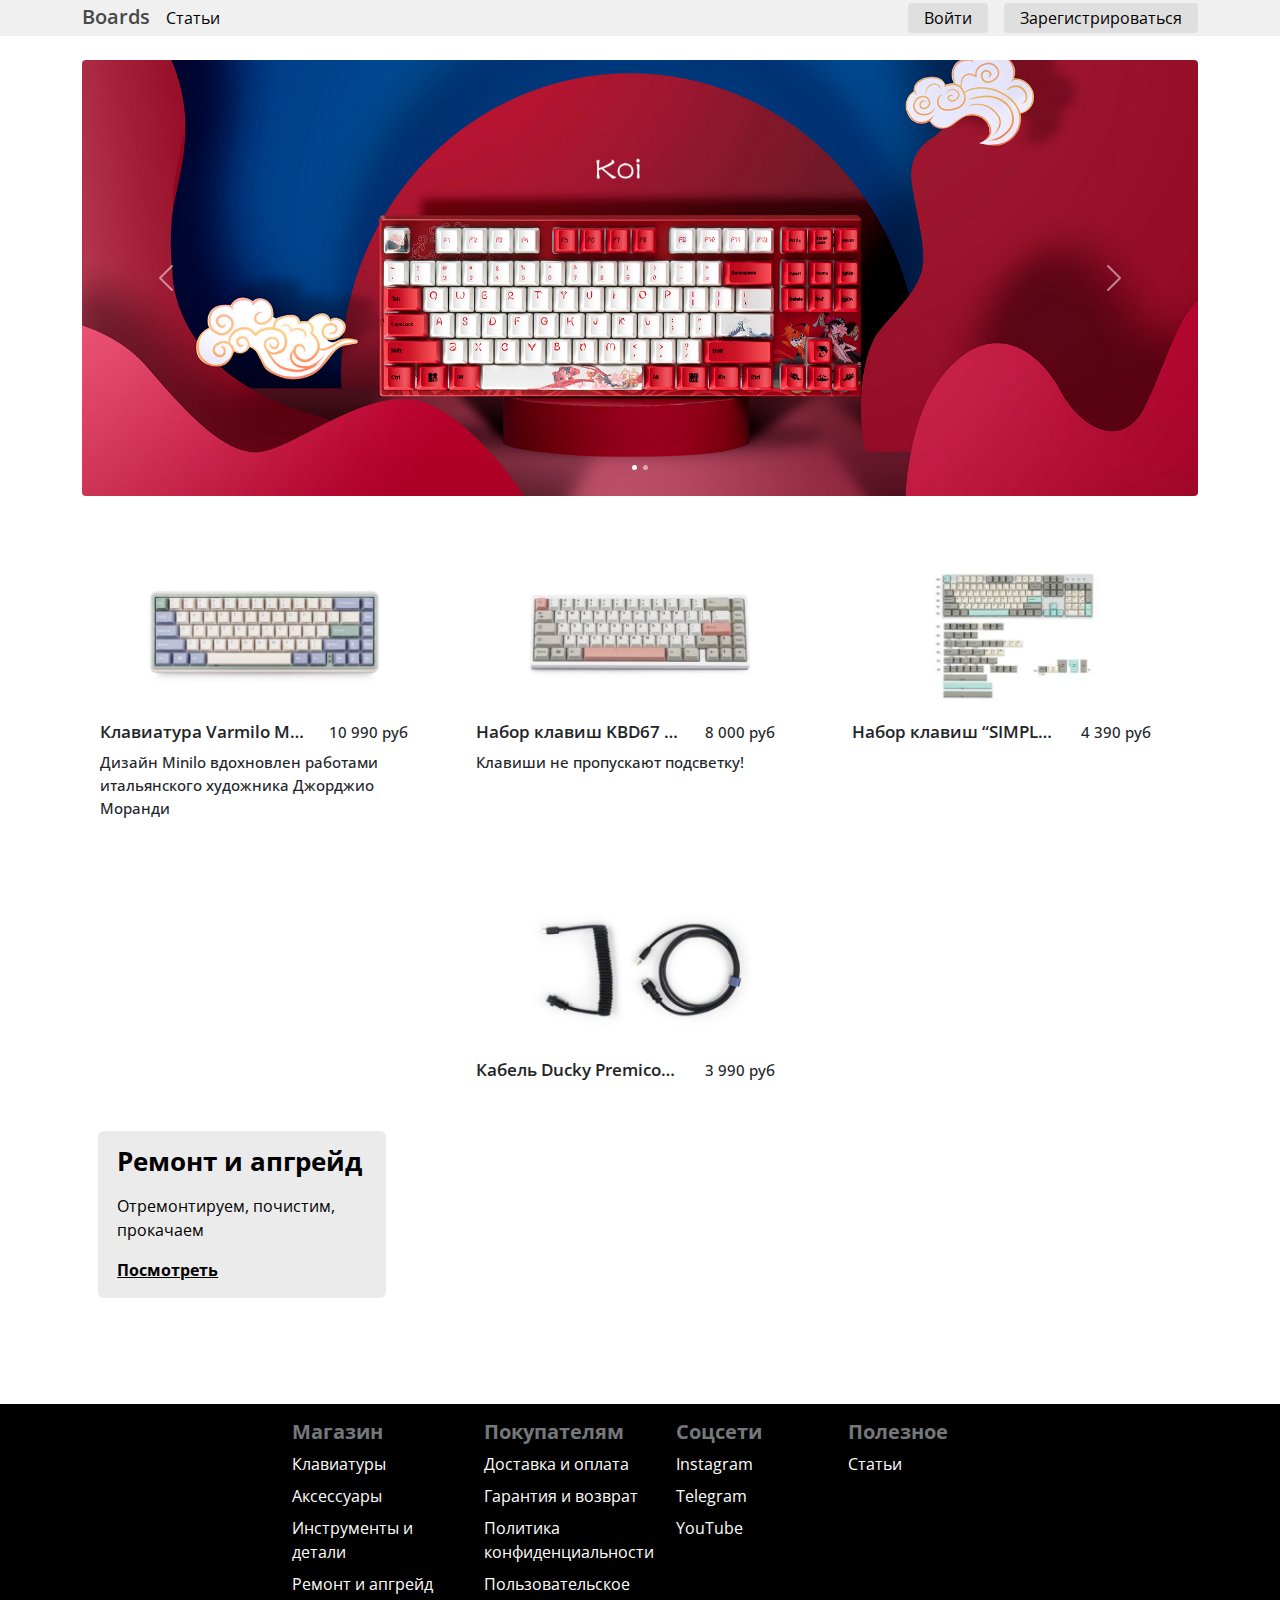
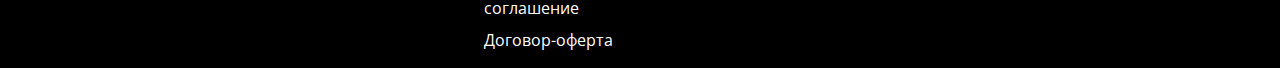
<file: index.html>
<!DOCTYPE html>
<html lang="en">
<head>
    <meta charset="UTF-8">
    <meta http-equiv="X-UA-Compatible" content="IE=edge">
    <meta name="viewport" content="width=device-width, initial-scale=1.0">
    <title>Boards - Главная</title>
    <link href="https://cdn.jsdelivr.net/npm/bootstrap@5.2.2/dist/css/bootstrap.min.css" rel="stylesheet">
    <script src="https://cdn.jsdelivr.net/npm/bootstrap@5.2.2/dist/js/bootstrap.bundle.min.js" defer></script>
    <link rel="stylesheet" href="./styles/style.css">
    <script src="./scripts/script.js" defer></script>
</head>
</head>
<body>
  <div class="modal fade" id="login" tabindex="-1" aria-labelledby="exampleModalLabel" aria-hidden="true">
    <div class="modal-dialog modal-dialog-centered">
      <div class="modal-content">
        <div class="modal-header">
          <h1 class="modal-title fs-5" id="exampleModalLabel">Вход</h1>
          <button type="button" class="btn-close" data-bs-dismiss="modal" aria-label="Close"></button>
        </div>
        <div class="modal-body">
          <div class="modal-form">
            <input type="text" name="login_6b78cx6b78cx678f89s" class="modal-field" placeholder="Почта">
            <input type="password" name="register_6b78cx6b78cx678f89s" class="modal-field" placeholder="Пароль">
          </div>
        </div>
        <div class="modal-footer">
          <button type="button" class="btn btn-secondary" data-bs-dismiss="modal">Отмена</button>
          <button type="button" class="btn btn-primary" data-bs-dismiss="modal">Войти</button>
        </div>
      </div>
    </div>
  </div>
  <div class="modal fade" id="register" tabindex="-1" aria-labelledby="exampleModalLabel" aria-hidden="true">
    <div class="modal-dialog modal-dialog-centered">
      <div class="modal-content">
        <div class="modal-header">
          <h1 class="modal-title fs-5" id="exampleModalLabel">Регистрация</h1>
          <button type="button" class="btn-close" data-bs-dismiss="modal" aria-label="Close"></button>
        </div>
        <div class="modal-body">
          <div class="modal-form">
            <input type="text" name="login_6b78cx6b78cx678f89s" class="modal-field" placeholder="Почта">
            <input type="text" name="login_6b78cx6b78cx678f89s" class="modal-field" placeholder="Подтвердите почту">
            <input type="password" name="register_6b78cx6b78cx678f89s" class="modal-field" placeholder="Пароль">
            <input type="password" name="register_6b78cx6b78cx678f89s" class="modal-field" placeholder="Подтвердите пароль">
          </div>
        </div>
        <div class="modal-footer">
          <button type="button" class="btn btn-secondary" data-bs-dismiss="modal">Отмена</button>
          <button type="button" class="btn btn-primary" data-bs-dismiss="modal">Зарегистрироваться</button>
        </div>
      </div>
    </div>
  </div>
    <div class="modal fade" id="minilo" tabindex="-1" aria-labelledby="exampleModalLabel" aria-hidden="true">
        <div class="modal-dialog">
          <div class="modal-content">
            <div class="modal-header">
              <h5 class="modal-title fs-5" id="exampleModalLabel">Varmilo Minilo Eucalyptus VXH67</h5>
              <button type="button" class="btn-close" data-bs-dismiss="modal" aria-label="Close"></button>
            </div>
            <div class="modal-body">
                <img src="./content/minilo.png" alt="">
                <div class="modal-product-info">
                    <p>Серийный номер: KWZUT6JH3VPXXGKB</p>
                    <div class="separator"></div>
                    <p>Материал: PBT</p>
                    <p>Количество клавиш: 67</p>
                    <p>Профиль кейкапов: Cherry</p>
                    <p><b>Цена: 10 990 руб</b></p>
                </div>
            </div>
            <div class="modal-footer">
              <button type="button" class="btn btn-secondary" data-bs-dismiss="modal">В корзину</button>
              <button type="button" class="btn btn-primary">Купить</button>
            </div>
          </div>
        </div>
      </div>
      <div class="modal fade" id="kbd67" tabindex="-1" aria-labelledby="exampleModalLabel" aria-hidden="true">
        <div class="modal-dialog">
          <div class="modal-content">
            <div class="modal-header">
              <h5 class="modal-title fs-5" id="exampleModalLabel">Набор клавиш KBD67 Lite “9009”</h5>
              <button type="button" class="btn-close" data-bs-dismiss="modal" aria-label="Close"></button>
            </div>
            <div class="modal-body">
                <img src="./content/kbd67_keyboard.png" alt="">
                <div class="modal-product-info">
                    <p>Серийный номер: PH28JH4VMFRSZ9M9</p>
                    <div class="separator"></div>
                    <p>Материал: PBT</p>
                    <p>Количество клавиш: 67</p>
                    <p>Профиль кейкапов: Cherry</p>
                    <p><b>Цена: 8000 руб</b></p>
                </div>
            </div>
            <div class="modal-footer">
              <button type="button" class="btn btn-secondary" data-bs-dismiss="modal">В корзину</button>
              <button type="button" class="btn btn-primary">Купить</button>
            </div>
          </div>
        </div>
      </div>
      <div class="modal fade" id="simplegrey" tabindex="-1" aria-labelledby="exampleModalLabel" aria-hidden="true">
        <div class="modal-dialog">
          <div class="modal-content">
            <div class="modal-header">
              <h5 class="modal-title fs-5" id="exampleModalLabel">Набор клавиш “SIMPLE GREY”</h5>
              <button type="button" class="btn-close" data-bs-dismiss="modal" aria-label="Close"></button>
            </div>
            <div class="modal-body">
                <img src="./content/darkgrey_keycap.png" alt="">
                <div class="modal-product-info">
                    <p>Серийный номер: 3KMLHCLAJGTSKH6M</p>
                    <div class="separator"></div>
                    <p>Материал: PBT</p>
                    <p>Количество клавиш: 157</p>
                    <p>Профиль кейкапов: Cherry</p>
                    <p><b>Цена: 4 390 руб</b></p>
                </div>
            </div>
            <div class="modal-footer">
              <button type="button" class="btn btn-secondary" data-bs-dismiss="modal">В корзину</button>
              <button type="button" class="btn btn-primary">Купить</button>
            </div>
          </div>
        </div>
      </div>
      <div class="modal fade" id="ducky" tabindex="-1" aria-labelledby="exampleModalLabel" aria-hidden="true">
        <div class="modal-dialog">
          <div class="modal-content">
            <div class="modal-header">
              <h5 class="modal-title fs-5" id="exampleModalLabel">Кабель Ducky Premicord “Phantom Black”</h5>
              <button type="button" class="btn-close" data-bs-dismiss="modal" aria-label="Close"></button>
            </div>
            <div class="modal-body">
                <img src="./content/ducky_cable.png" alt="">
                <div class="modal-product-info">
                    <p>Серийный номер: BYSLVR34UQBHQYGJ</p>
                    <div class="separator"></div>
                    <p><b>Цена: 3 990 руб</b></p>
                </div>
            </div>
            <div class="modal-footer">
              <button type="button" class="btn btn-secondary" data-bs-dismiss="modal">В корзину</button>
              <button type="button" class="btn btn-primary">Купить</button>
            </div>
          </div>
        </div>
      </div>
    <div class="mobile-header-menu" id="mobile-header-menu">
        <a href="./articles/">Статьи</a>
    </div>
    <header class="container-fluid">
        <div class="container header">
            <h4><a href="./">Boards</a></h4>
            <a href="./articles/">Статьи</a>
            <button class="header-btn login" data-bs-toggle="modal" data-bs-target="#login">Войти</button>
            <button class="header-btn" data-bs-toggle="modal" data-bs-target="#register">Зарегистрироваться</button>
            <div class="header-burger-icon" id="header-burger-icon">
                <div class="burger-line"></div>
                <div class="burger-line"></div>
                <div class="burger-line"></div>
            </div>
        </div>
    </header>
    <div class="container-fluid latest carousel">
        <div class="container-lg">
            <div id="carouselExampleIndicators" class="carousel slide latest-carousel" data-bs-ride="true">
                <div class="carousel-indicators">
                    <button type="button" data-bs-target="#carouselExampleIndicators" data-bs-slide-to="0" class="active carouselIndicator" aria-current="true" aria-label="Slide 1"></button>
                    <button type="button" data-bs-target="#carouselExampleIndicators" data-bs-slide-to="1" class="carouselIndicator" aria-label="Slide 2"></button>
                </div>
                <div class="carousel-inner">
                    <div class="carousel-item active">
                        <img src="./content/koi_carousel.png" class="d-block w-100" alt="Minilo new keyboard">
                    </div>
                    <div class="carousel-item">
                        <img src="./content/yakumo_carousel.png" class="d-block w-100" alt="Varmilo Koi">
                    </div>
                </div>
                <button class="carousel-control-prev" type="button" data-bs-target="#carouselExampleIndicators" data-bs-slide="prev">
                    <span class="carousel-control-prev-icon" aria-hidden="true"></span>
                    <span class="visually-hidden">Previous</span>
                </button>
                <button class="carousel-control-next" type="button" data-bs-target="#carouselExampleIndicators" data-bs-slide="next">
                    <span class="carousel-control-next-icon" aria-hidden="true"></span>
                    <span class="visually-hidden">Next</span>
                </button>
            </div>
        </div>
        <div class="latest-products">
            <div class="product-card" data-bs-toggle="modal" data-bs-target="#minilo">
                <div class="product-image">
                    <img src="./content/minilo.png" alt="Клавиатура Varmilo Minilo Eucalyptus VXH67">
                </div>
                <div class="product-info">
                    <h6>Клавиатура Varmilo Minilo Eucalyptus VXH67</h6>
                    <p>10 990 руб</p>
                </div>
                <p style="margin-left: 0; margin-top: 8px">Дизайн Minilo вдохновлен работами итальянского художника Джорджио Моранди</p>
            </div>
            <div class="product-card" data-bs-toggle="modal" data-bs-target="#kbd67">
                <div class="product-image">
                    <img src="./content/kbd67_keyboard.png" alt="Набор клавиш KBD67 Lite “9009”">
                </div>
                <div class="product-info">
                    <h6>Набор клавиш KBD67 Lite “9009”</h6>
                    <p>8 000 руб</p>
                </div>
                <p style="margin-left: 0; margin-top: 8px">Клавиши не пропускают подсветку!</p>
            </div>
            <div class="product-card" data-bs-toggle="modal" data-bs-target="#simplegrey">
                <div class="product-image">
                    <img src="./content/darkgrey_keycap.png" alt="Набор клавиш “SIMPLE GREY”">
                </div>
                <div class="product-info">
                    <h6>Набор клавиш “SIMPLE GREY”</h6>
                    <p>4 390 руб</p>
                </div>
            </div>
            <div class="product-card" data-bs-toggle="modal" data-bs-target="#ducky">
                <div class="product-image">
                    <img src="./content/ducky_cable.png" alt="Кабель Ducky Premicord “Phantom Black”">
                </div>
                <div class="product-info">
                    <h6>Кабель Ducky Premicord “Phantom Black”</h6>
                    <p>3 990 руб</p>
                </div>
            </div>
        </div>
        
    </div>
    <div class="container">
      <div class="service">
        <a href="./service/">
          <div class="service-card">
          <h2>Ремонт и апгрейд</h2>
          <p>Отремонтируем, почистим, прокачаем</p>
          <a href="./service/">Посмотреть</a>
        </div>
        </a>
      </div>
    </div>
    <footer class="container-fluid">
      <div class="container">
          <div class="footer-col">
              <h4 class="footer-heading">Магазин</h4>
              <a href="#">Клавиатуры</a>
              <a href="#">Аксессуары</a>
              <a href="#">Инструменты и детали</a>
              <a href="./service/">Ремонт и апгрейд</a>
          </div>
          <div class="footer-col">
              <h4 class="footer-heading">Покупателям</h4>
              <a href="#">Доставка и оплата</a>
              <a href="#">Гарантия и возврат</a>
              <a href="#">Политика конфиденциальности</a>
              <a href="#">Пользовательское соглашение</a>
              <a href="#">Договор-оферта</a>
          </div>
          <div class="footer-col">
              <h4 class="footer-heading">Полезное</h4>
              <a href="./articles/">Статьи</a>
          </div>
          <div class="footer-col">
              <h4 class="footer-heading">Соцсети</h4>
              <a href="https://instagram.com/" target="_blank">Instagram</a>
              <a href="https://telegram.org/" target="_blank">Telegram</a>
              <a href="https://youtube.com/" target="_blank">YouTube</a>
          </div>
      </div>
  </footer>
</body>
</html>
</file>
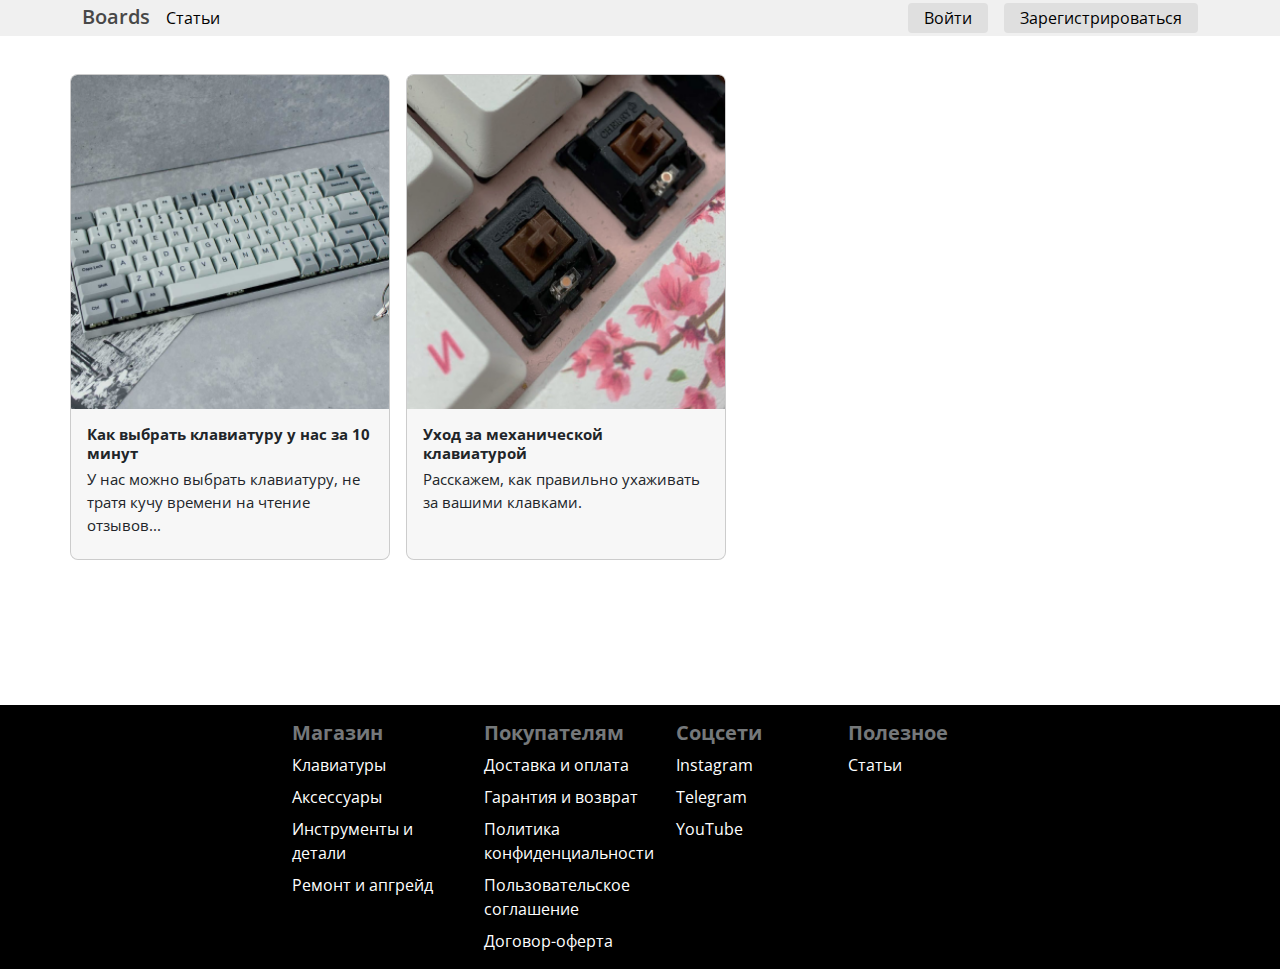
<file: articles/index.html>
<!DOCTYPE html>
<html lang="en">
<head>
    <meta charset="UTF-8">
    <meta http-equiv="X-UA-Compatible" content="IE=edge">
    <meta name="viewport" content="width=device-width, initial-scale=1.0">
    <title>Boards - Статьи</title>
    <link href="https://cdn.jsdelivr.net/npm/bootstrap@5.2.2/dist/css/bootstrap.min.css" rel="stylesheet">
    <script src="https://cdn.jsdelivr.net/npm/bootstrap@5.2.2/dist/js/bootstrap.bundle.min.js" defer></script>
    <link rel="stylesheet" href="./../styles/style.css">
    <script src="./../scripts/script.js" defer></script>
    <script src="./articles.js" defer></script>
</head>
<body>
    <div class="modal fade" id="login" tabindex="-1" aria-labelledby="exampleModalLabel" aria-hidden="true">
        <div class="modal-dialog modal-dialog-centered">
          <div class="modal-content">
            <div class="modal-header">
              <h1 class="modal-title fs-5" id="exampleModalLabel">Вход</h1>
              <button type="button" class="btn-close" data-bs-dismiss="modal" aria-label="Close"></button>
            </div>
            <div class="modal-body">
              <div class="modal-form">
                <input type="text" name="login_6b78cx6b78cx678f89s" class="modal-field" placeholder="Почта">
                <input type="password" name="register_6b78cx6b78cx678f89s" class="modal-field" placeholder="Пароль">
              </div>
            </div>
            <div class="modal-footer">
              <button type="button" class="btn btn-secondary" data-bs-dismiss="modal">Отмена</button>
              <button type="button" class="btn btn-primary" data-bs-dismiss="modal">Войти</button>
            </div>
          </div>
        </div>
      </div>
      <div class="modal fade" id="register" tabindex="-1" aria-labelledby="exampleModalLabel" aria-hidden="true">
        <div class="modal-dialog modal-dialog-centered">
          <div class="modal-content">
            <div class="modal-header">
              <h1 class="modal-title fs-5" id="exampleModalLabel">Регистрация</h1>
              <button type="button" class="btn-close" data-bs-dismiss="modal" aria-label="Close"></button>
            </div>
            <div class="modal-body">
              <div class="modal-form">
                <input type="text" name="login_6b78cx6b78cx678f89s" class="modal-field" placeholder="Почта">
                <input type="text" name="login_6b78cx6b78cx678f89s" class="modal-field" placeholder="Подтвердите почту">
                <input type="password" name="register_6b78cx6b78cx678f89s" class="modal-field" placeholder="Пароль">
                <input type="password" name="register_6b78cx6b78cx678f89s" class="modal-field" placeholder="Подтвердите пароль">
              </div>
            </div>
            <div class="modal-footer">
              <button type="button" class="btn btn-secondary" data-bs-dismiss="modal">Отмена</button>
              <button type="button" class="btn btn-primary" data-bs-dismiss="modal">Зарегистрироваться</button>
            </div>
          </div>
        </div>
      </div>
    <div class="mobile-header-menu" id="mobile-header-menu">
        <a href="./">Статьи</a>
    </div>
    <header class="container-fluid">
        <div class="container header">
            <h4><a href="./../">Boards</a></h4>
            <a href="./">Статьи</a>
            <button class="header-btn login" data-bs-toggle="modal" data-bs-target="#login">Войти</button>
            <button class="header-btn" data-bs-toggle="modal" data-bs-target="#register">Зарегистрироваться</button>
            <div class="header-burger-icon" id="header-burger-icon">
                <div class="burger-line"></div>
                <div class="burger-line"></div>
                <div class="burger-line"></div>
            </div>
        </div>
    </header>
    <div class="container article-container">
        <div class="article-card card" data-article="how-to-choose-a-keyboard">
            <div class="article-img"><img src=".././content/articles/how_to_choose_a_keyboard.png" alt="Как выбрать клавиатуру у нас за 10 минут"></div>
            <div class="article-info">
                <h6>Как выбрать клавиатуру у нас за 10 минут</h6>
                <p>У нас можно выбрать клавиатуру, не тратя кучу времени на чтение отзывов...</p>
            </div>
        </div>
        <div class="article-card card" data-article="how-to-clean-a-keyboard">
            <div class="article-img"><img src=".././content/articles/keyboard_care.png" alt="Уход за механической клавиатурой"></div>
            <div class="article-info">
                <h6>Уход за механической клавиатурой</h6>
                <p>Расскажем, как правильно ухаживать за вашими клавками.</p>
            </div>
        </div>
    </div>
    <footer class="container-fluid">
        <div class="container">
            <div class="footer-col">
                <h4 class="footer-heading">Магазин</h4>
                <a href="#">Клавиатуры</a>
                <a href="#">Аксессуары</a>
                <a href="#">Инструменты и детали</a>
                <a href="#">Ремонт и апгрейд</a>
            </div>
            <div class="footer-col">
                <h4 class="footer-heading">Покупателям</h4>
                <a href="#">Доставка и оплата</a>
                <a href="#">Гарантия и возврат</a>
                <a href="#">Политика конфиденциальности</a>
                <a href="#">Пользовательское соглашение</a>
                <a href="#">Договор-оферта</a>
            </div>
            <div class="footer-col">
                <h4 class="footer-heading">Полезное</h4>
                <a href="#">Статьи</a>
            </div>
            <div class="footer-col">
                <h4 class="footer-heading">Соцсети</h4>
                <a href="https://instagram.com/" target="_blank">Instagram</a>
                <a href="https://telegram.org/" target="_blank">Telegram</a>
                <a href="https://youtube.com/" target="_blank">YouTube</a>
            </div>
        </div>
    </footer>
</body>
</html>
</file>
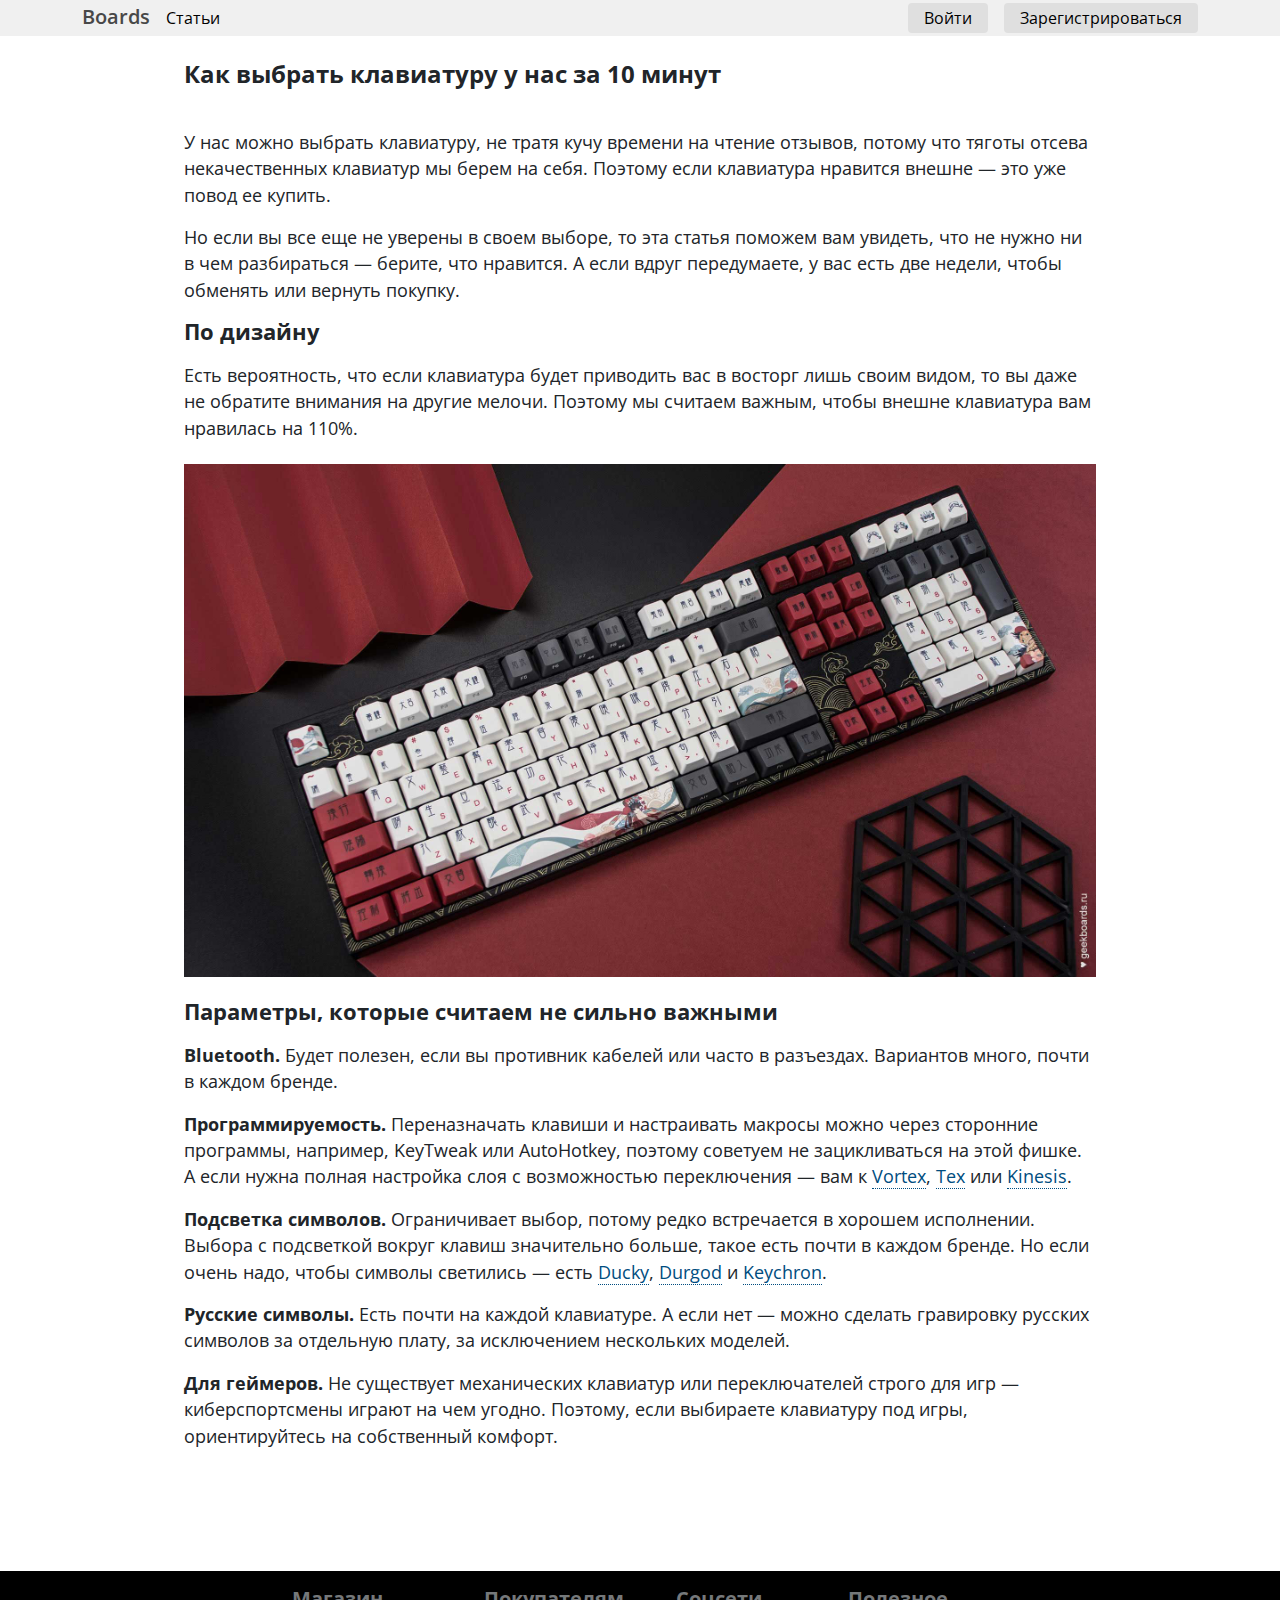
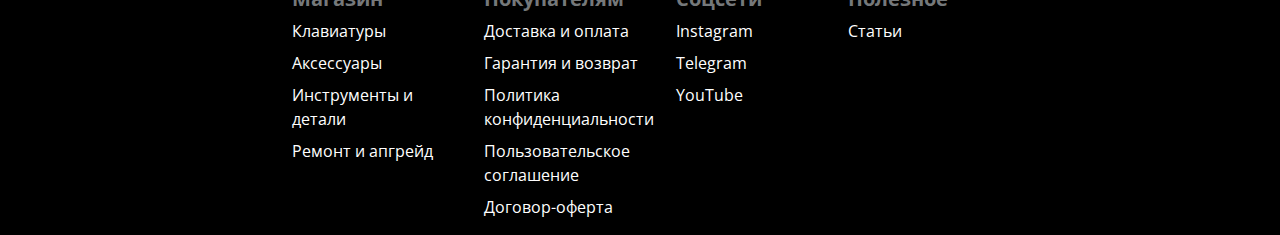
<file: articles/choose_keyboard_article/index.html>
<!DOCTYPE html>
<html lang="en">
<head>
    <meta charset="UTF-8">
    <meta http-equiv="X-UA-Compatible" content="IE=edge">
    <meta name="viewport" content="width=device-width, initial-scale=1.0">
    <title>Boards - Как выбрать клавиатуру у нас</title>
    <link href="https://cdn.jsdelivr.net/npm/bootstrap@5.2.2/dist/css/bootstrap.min.css" rel="stylesheet">
    <script src="https://cdn.jsdelivr.net/npm/bootstrap@5.2.2/dist/js/bootstrap.bundle.min.js" defer></script>
    <link rel="stylesheet" href="./../../styles/style.css">
    <script src="./../../scripts/script.js" defer></script>
    <script src="./../../scripts/title.js" defer></script>
</head>
<body>
    <div class="modal fade" id="login" tabindex="-1" aria-labelledby="exampleModalLabel" aria-hidden="true">
        <div class="modal-dialog modal-dialog-centered">
          <div class="modal-content">
            <div class="modal-header">
              <h1 class="modal-title fs-5" id="exampleModalLabel">Вход</h1>
              <button type="button" class="btn-close" data-bs-dismiss="modal" aria-label="Close"></button>
            </div>
            <div class="modal-body">
              <div class="modal-form">
                <input type="text" name="login_6b78cx6b78cx678f89s" class="modal-field" placeholder="Почта">
                <input type="password" name="register_6b78cx6b78cx678f89s" class="modal-field" placeholder="Пароль">
              </div>
            </div>
            <div class="modal-footer">
              <button type="button" class="btn btn-secondary" data-bs-dismiss="modal">Отмена</button>
              <button type="button" class="btn btn-primary" data-bs-dismiss="modal">Войти</button>
            </div>
          </div>
        </div>
      </div>
      <div class="modal fade" id="register" tabindex="-1" aria-labelledby="exampleModalLabel" aria-hidden="true">
        <div class="modal-dialog modal-dialog-centered">
          <div class="modal-content">
            <div class="modal-header">
              <h1 class="modal-title fs-5" id="exampleModalLabel">Регистрация</h1>
              <button type="button" class="btn-close" data-bs-dismiss="modal" aria-label="Close"></button>
            </div>
            <div class="modal-body">
              <div class="modal-form">
                <input type="text" name="login_6b78cx6b78cx678f89s" class="modal-field" placeholder="Почта">
                <input type="text" name="login_6b78cx6b78cx678f89s" class="modal-field" placeholder="Подтвердите почту">
                <input type="password" name="register_6b78cx6b78cx678f89s" class="modal-field" placeholder="Пароль">
                <input type="password" name="register_6b78cx6b78cx678f89s" class="modal-field" placeholder="Подтвердите пароль">
              </div>
            </div>
            <div class="modal-footer">
              <button type="button" class="btn btn-secondary" data-bs-dismiss="modal">Отмена</button>
              <button type="button" class="btn btn-primary" data-bs-dismiss="modal">Зарегистрироваться</button>
            </div>
          </div>
        </div>
      </div>
    <div class="mobile-header-menu" id="mobile-header-menu">
        <a href="./../">Статьи</a>
    </div>
    <header class="container-fluid">
        <div class="container header">
            <h4><a href="./../../">Boards</a></h4>
            <a href="./../">Статьи</a>
            <button class="header-btn login" data-bs-toggle="modal" data-bs-target="#login">Войти</button>
            <button class="header-btn" data-bs-toggle="modal" data-bs-target="#register">Зарегистрироваться</button>
            <div class="header-burger-icon" id="header-burger-icon">
                <div class="burger-line"></div>
                <div class="burger-line"></div>
                <div class="burger-line"></div>
            </div>
        </div>
    </header>
    <div class="container article-main-wrapper">
        <h3 class="article-heading">Как выбрать клавиатуру у нас за 10 минут</h3>
        <div class="article-wrapper">
            <p>У нас можно выбрать клавиатуру, не тратя кучу времени на чтение отзывов, потому что тяготы отсева некачественных клавиатур мы берем на себя. Поэтому если клавиатура нравится внешне — это уже повод ее купить.</p>
            <p>Но если вы все еще не уверены в своем выборе, то эта статья поможем вам увидеть, что не нужно ни в чем разбираться — берите, что нравится. А если вдруг передумаете, у вас есть две недели, чтобы обменять или вернуть покупку.</p>
            <h4>По дизайну</h4>
            <p>Есть вероятность, что если клавиатура будет приводить вас в восторг лишь своим видом, то вы даже не обратите внимания на другие мелочи. Поэтому мы считаем важным, чтобы внешне клавиатура вам нравилась на 110%.</p>
            <img src="./../../content/articles/beijing-opera.jpg">
            <h4>Параметры, которые считаем не сильно важными</h4>
            <p><b>Bluetooth.</b> Будет полезен, если вы противник кабелей или часто в разъездах. Вариантов много, почти в каждом бренде.</p>
            <p><b>Программируемость.</b> Переназначать клавиши и настраивать макросы можно через сторонние программы, например, KeyTweak или AutoHotkey, поэтому советуем не зацикливаться на этой фишке. А если нужна полная настройка слоя с возможностью переключения — вам к <span class="brand-hl">Vortex</span>, <span class="brand-hl">Tex</span> или <span class="brand-hl">Kinesis</span>.</p>
            <p><b>Подсветка символов.</b> Ограничивает выбор, потому редко встречается в хорошем исполнении. Выбора с подсветкой вокруг клавиш значительно больше, такое есть почти в каждом бренде. Но если очень надо, чтобы символы светились — есть <span class="brand-hl">Ducky</span>, <span class="brand-hl">Durgod</span> и <span class="brand-hl">Keychron</span>.</p>
            <p><b>Русские символы.</b> Есть почти на каждой клавиатуре. А если нет — можно сделать гравировку русских символов за отдельную плату, за исключением нескольких моделей.</p>
            <p><b>Для геймеров.</b> Не существует механических клавиатур или переключателей строго для игр — киберспортсмены играют на чем угодно. Поэтому, если выбираете клавиатуру под игры, ориентируйтесь на собственный комфорт.</p>
        </div>
    </div>
    <footer class="container-fluid">
        <div class="container">
            <div class="footer-col">
                <h4 class="footer-heading">Магазин</h4>
                <a href="#">Клавиатуры</a>
                <a href="#">Аксессуары</a>
                <a href="#">Инструменты и детали</a>
                <a href="#">Ремонт и апгрейд</a>
            </div>
            <div class="footer-col">
                <h4 class="footer-heading">Покупателям</h4>
                <a href="#">Доставка и оплата</a>
                <a href="#">Гарантия и возврат</a>
                <a href="#">Политика конфиденциальности</a>
                <a href="#">Пользовательское соглашение</a>
                <a href="#">Договор-оферта</a>
            </div>
            <div class="footer-col">
                <h4 class="footer-heading">Полезное</h4>
                <a href="../">Статьи</a>
            </div>
            <div class="footer-col">
                <h4 class="footer-heading">Соцсети</h4>
                <a href="https://instagram.com/" target="_blank">Instagram</a>
                <a href="https://telegram.org/" target="_blank">Telegram</a>
                <a href="https://youtube.com/" target="_blank">YouTube</a>
            </div>
        </div>
    </footer>
</body>
</html>
</file>
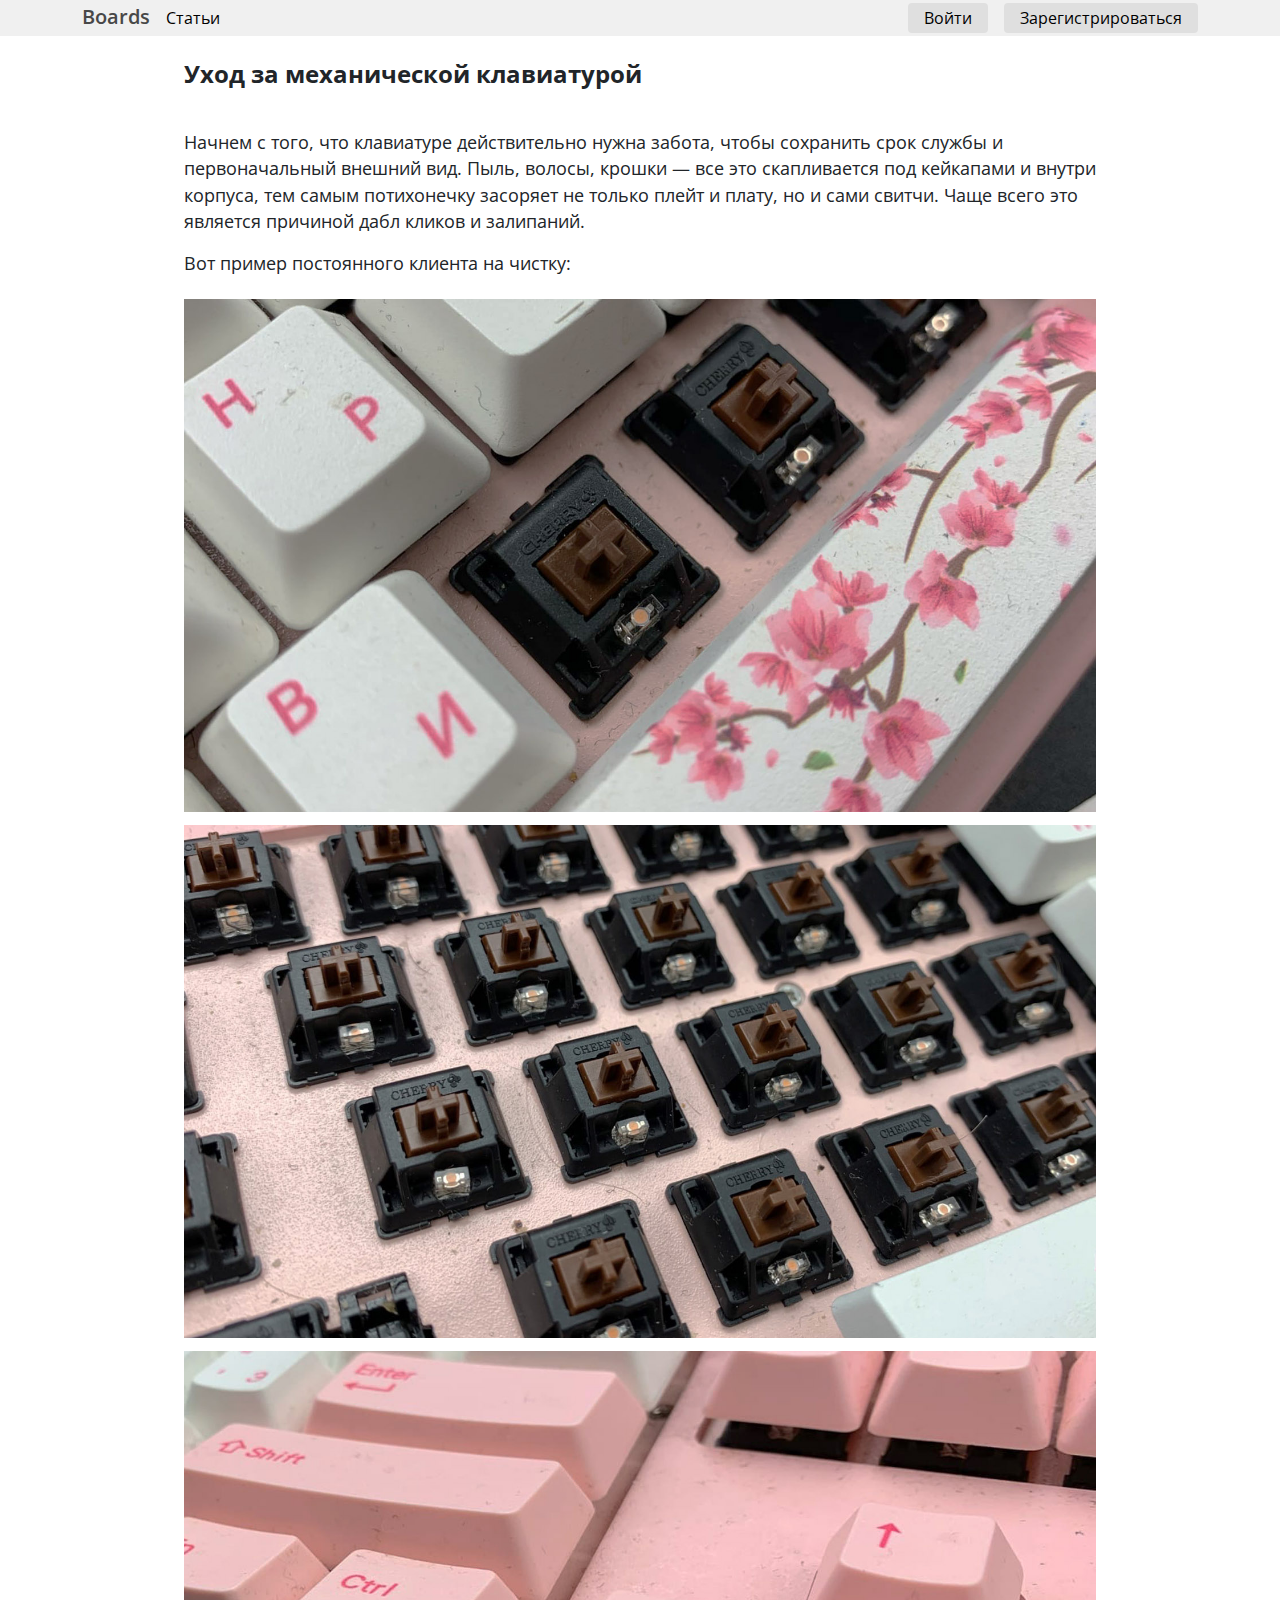
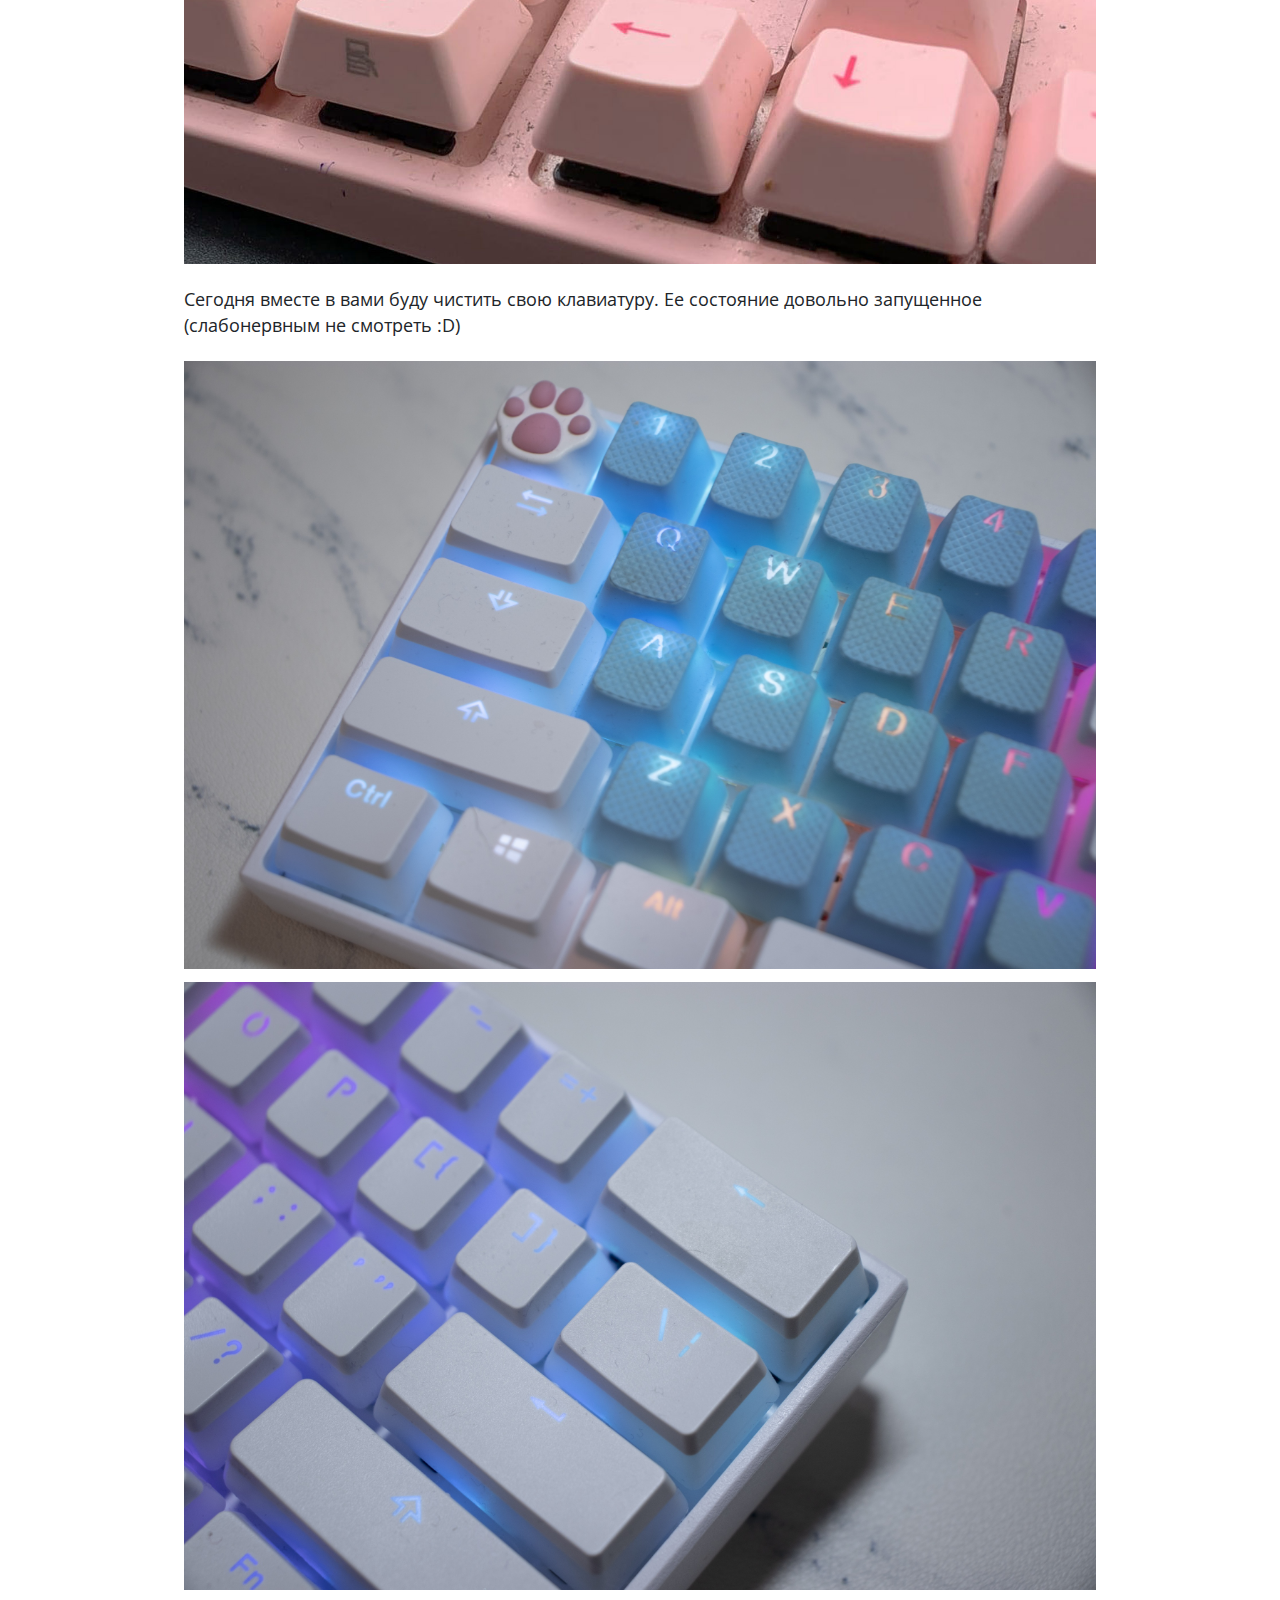
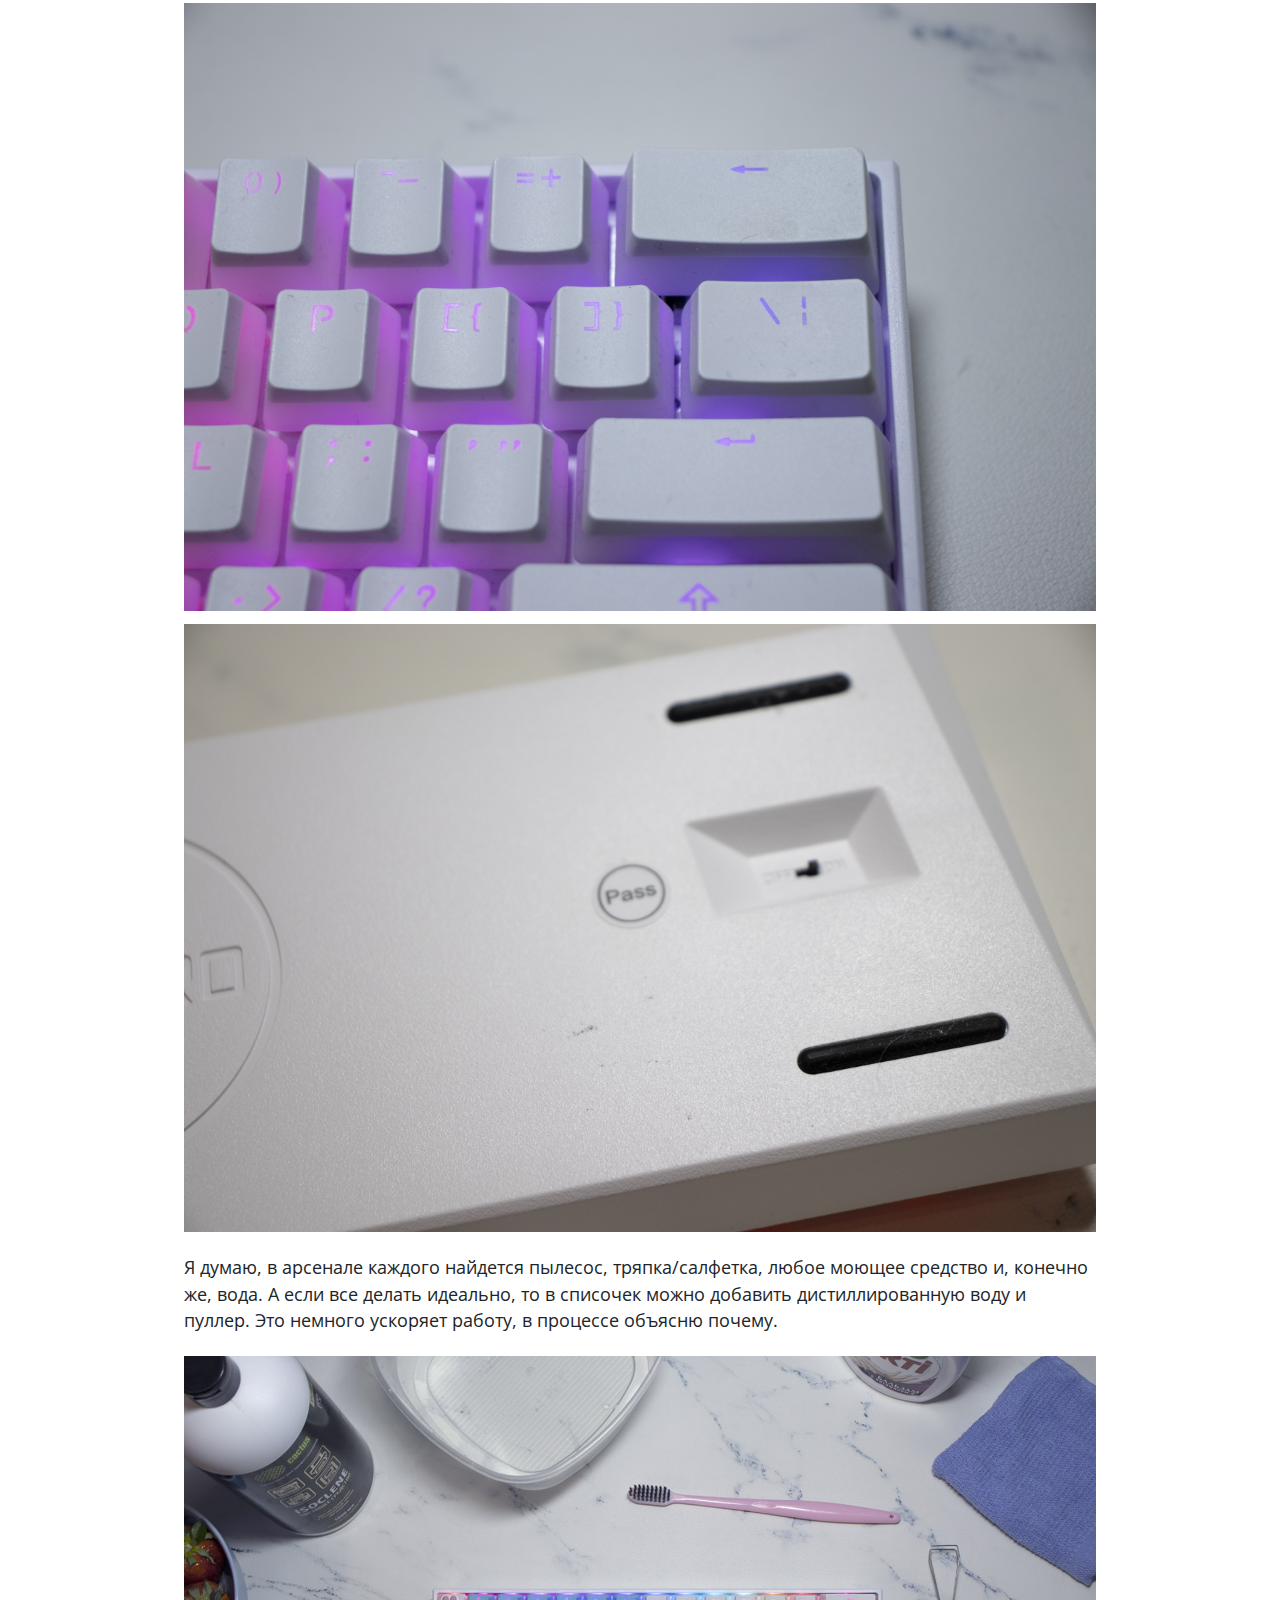
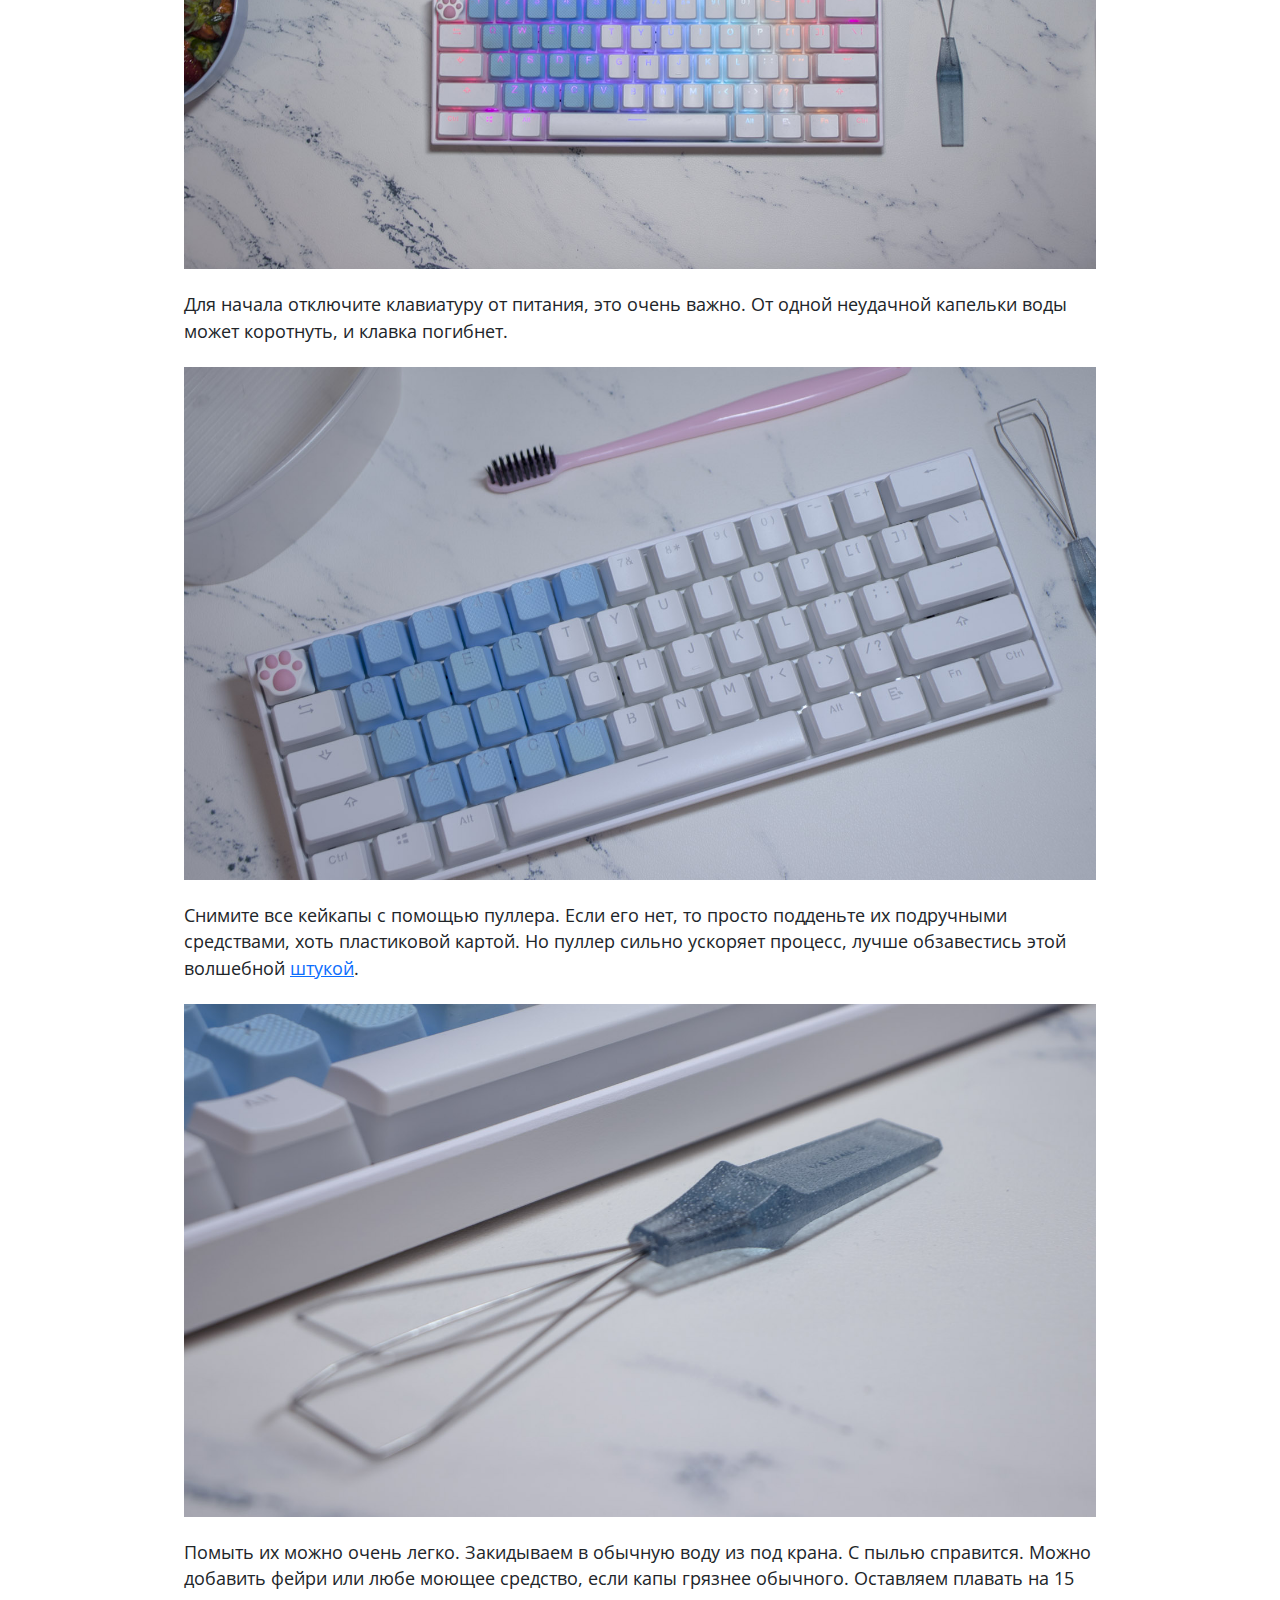
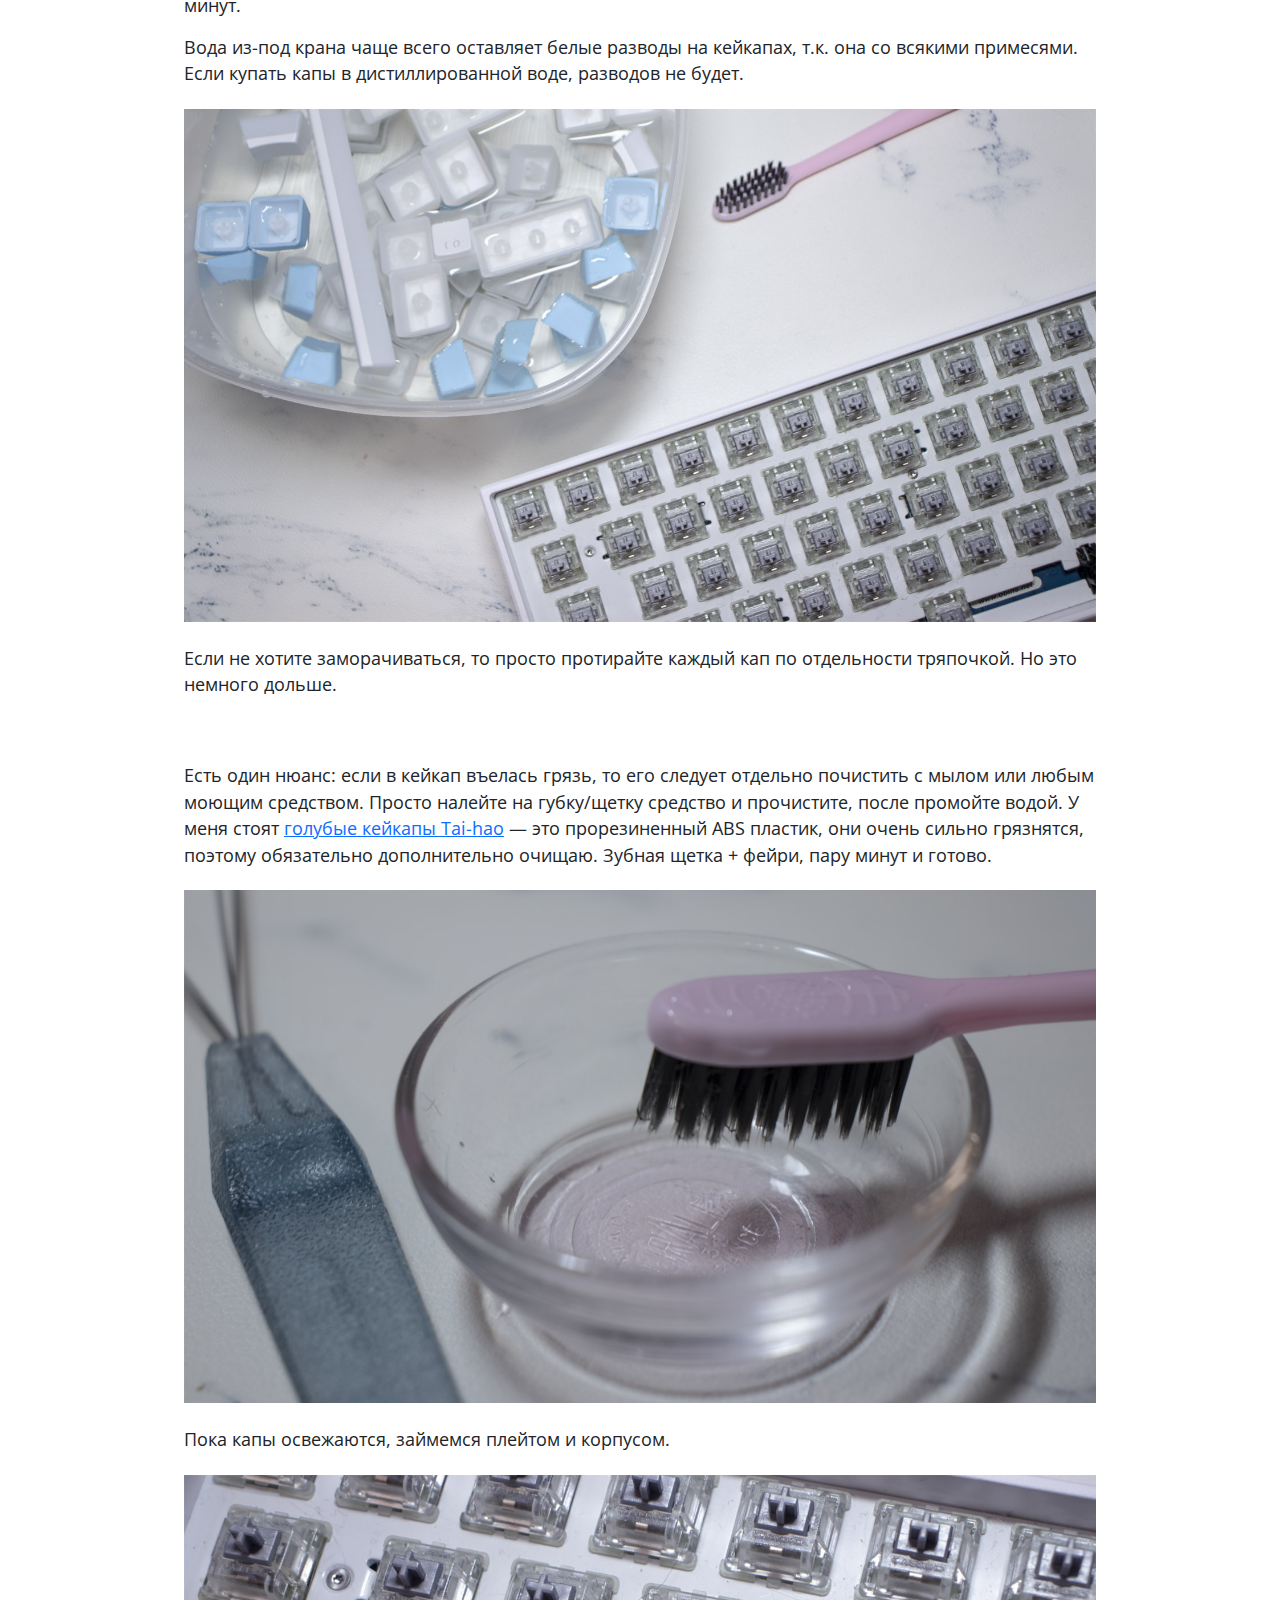
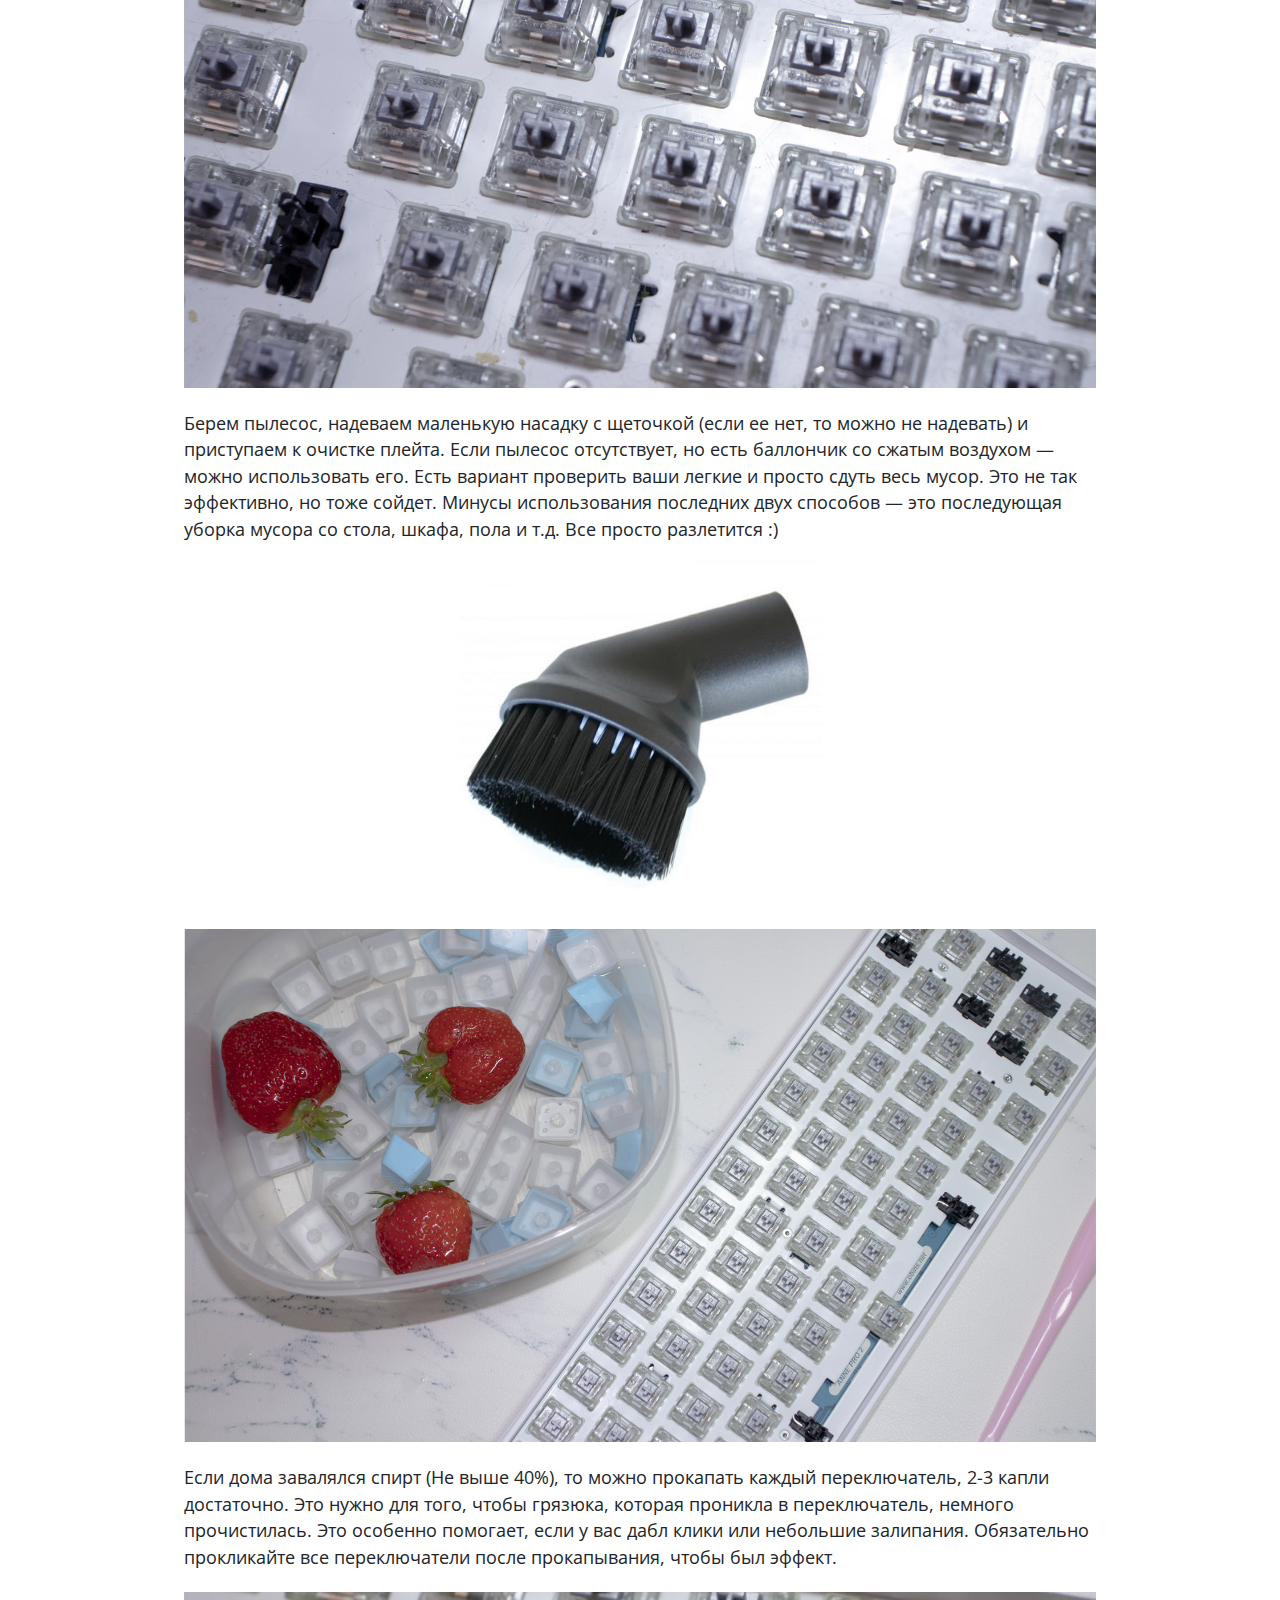
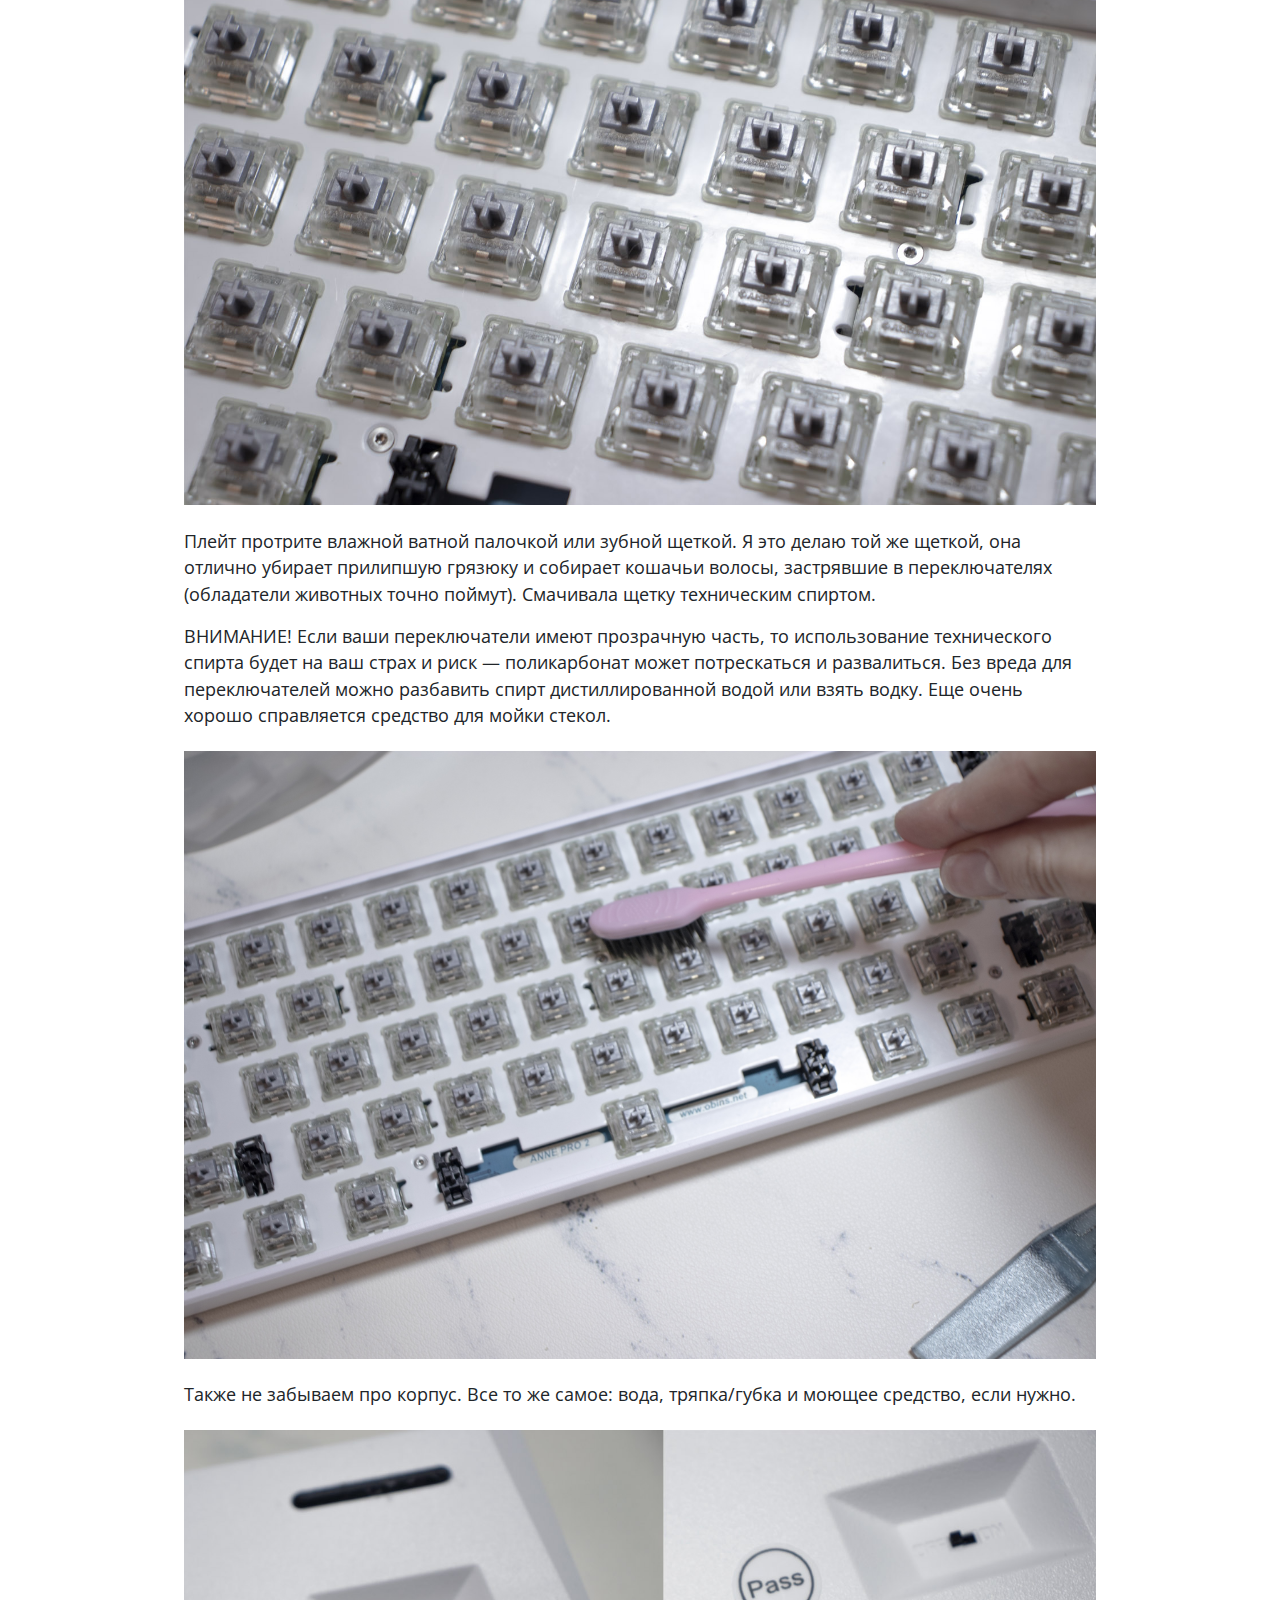
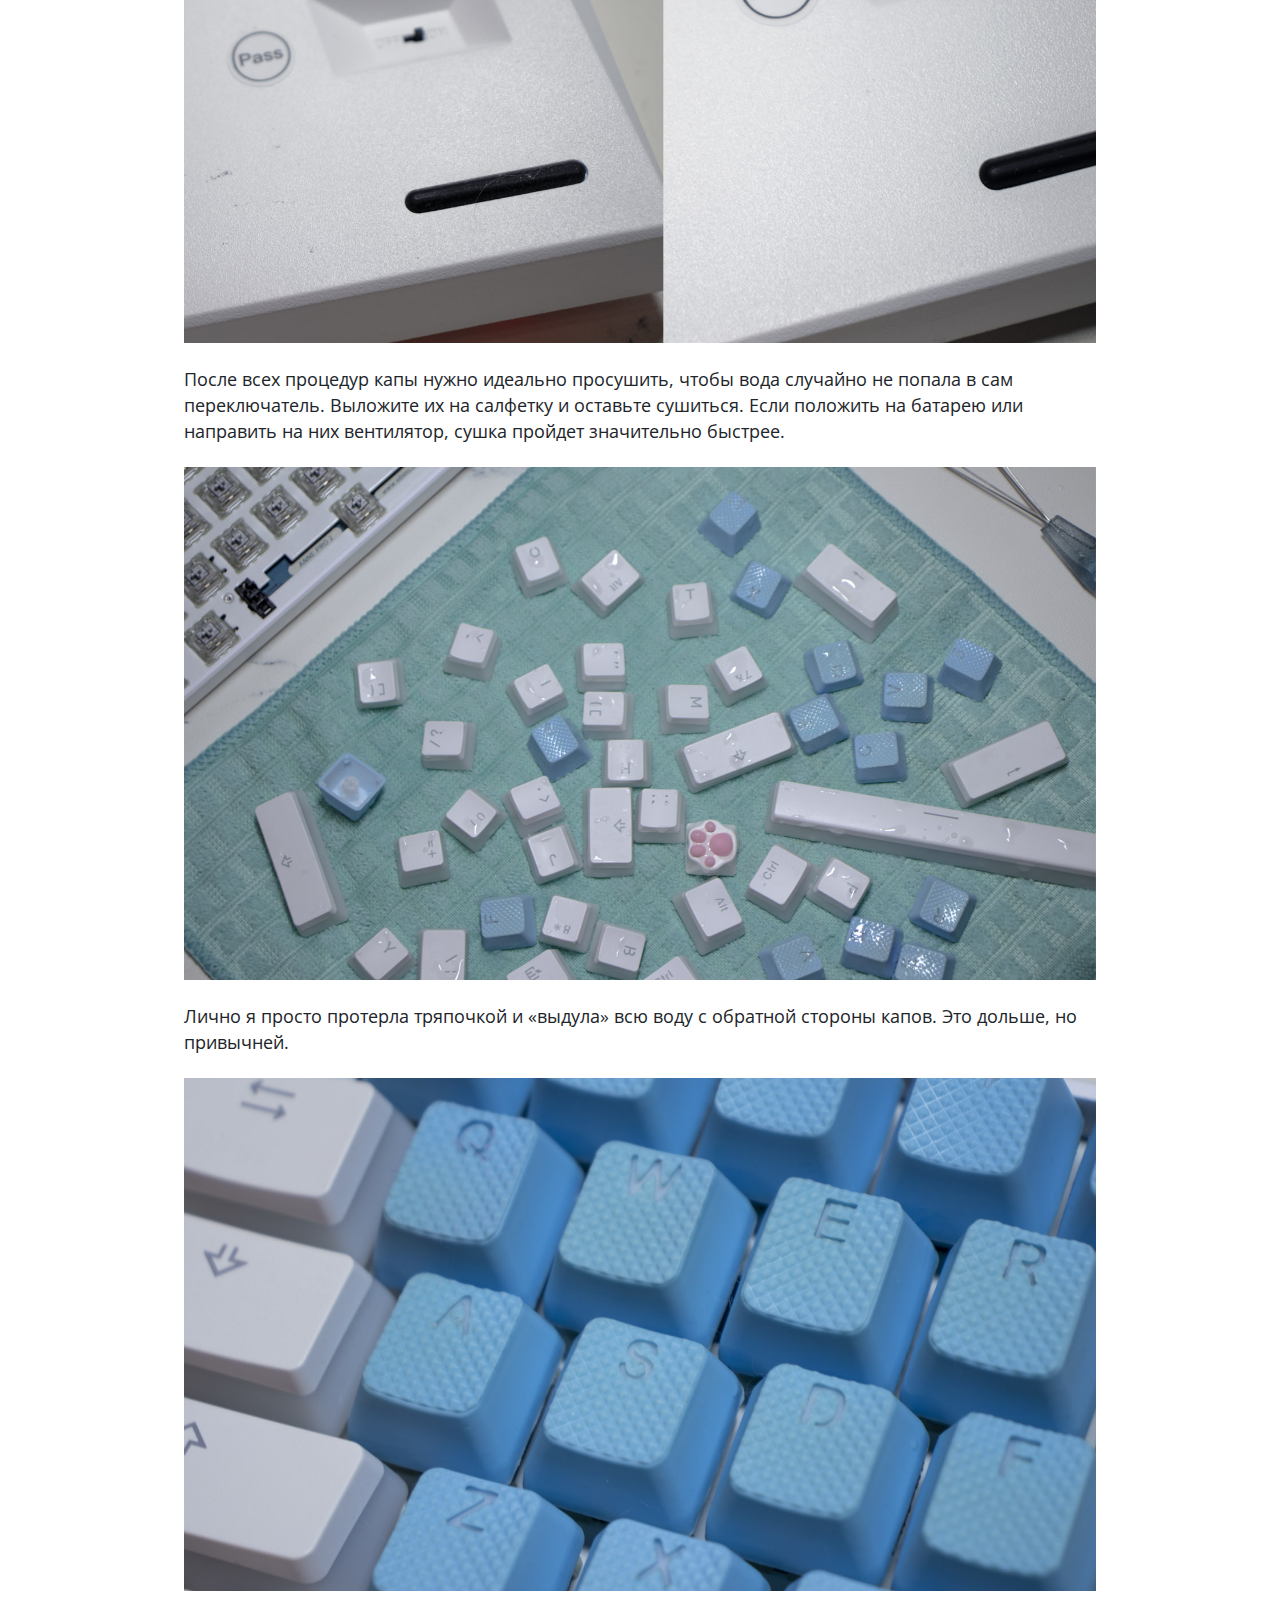
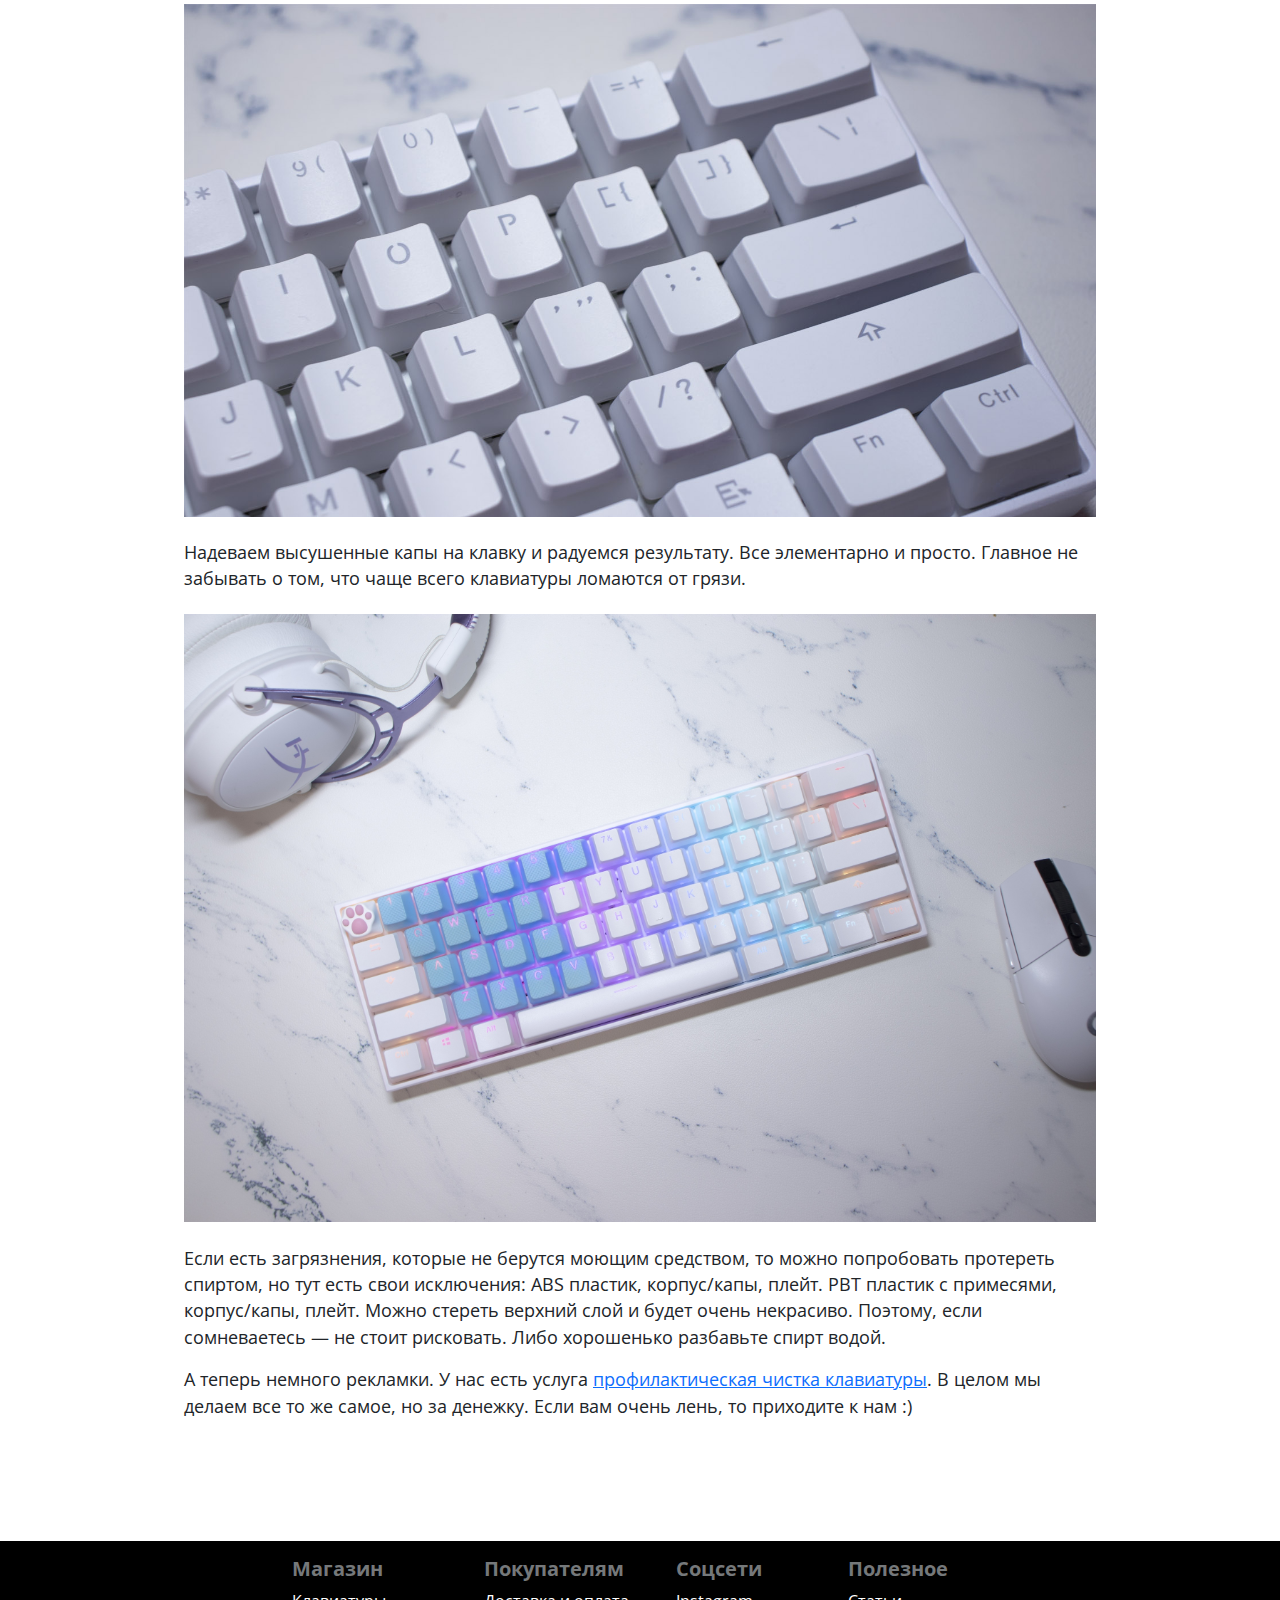
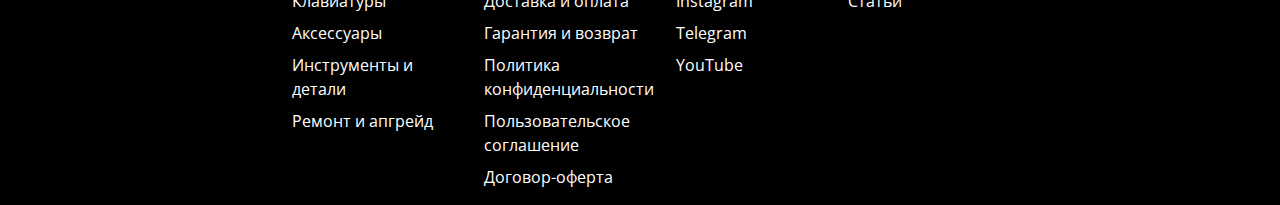
<file: articles/how-to-clean-a-keyboard/index.html>
<!DOCTYPE html>
<html lang="en">
<head>
    <meta charset="UTF-8">
    <meta http-equiv="X-UA-Compatible" content="IE=edge">
    <meta name="viewport" content="width=device-width, initial-scale=1.0">
    <title>Geekboards</title>
    <link href="https://cdn.jsdelivr.net/npm/bootstrap@5.2.2/dist/css/bootstrap.min.css" rel="stylesheet">
    <script src="https://cdn.jsdelivr.net/npm/bootstrap@5.2.2/dist/js/bootstrap.bundle.min.js" defer></script>
    <link rel="stylesheet" href="./../../styles/style.css">
    <script src="./../../scripts/script.js" defer></script>
    <script src="./../../scripts/title.js" defer></script>
</head>
<body>
    <div class="modal fade" id="login" tabindex="-1" aria-labelledby="exampleModalLabel" aria-hidden="true">
        <div class="modal-dialog modal-dialog-centered">
          <div class="modal-content">
            <div class="modal-header">
              <h1 class="modal-title fs-5" id="exampleModalLabel">Вход</h1>
              <button type="button" class="btn-close" data-bs-dismiss="modal" aria-label="Close"></button>
            </div>
            <div class="modal-body">
              <div class="modal-form">
                <input type="text" name="login_6b78cx6b78cx678f89s" class="modal-field" placeholder="Почта">
                <input type="password" name="register_6b78cx6b78cx678f89s" class="modal-field" placeholder="Пароль">
              </div>
            </div>
            <div class="modal-footer">
              <button type="button" class="btn btn-secondary" data-bs-dismiss="modal">Отмена</button>
              <button type="button" class="btn btn-primary" data-bs-dismiss="modal">Войти</button>
            </div>
          </div>
        </div>
      </div>
      <div class="modal fade" id="register" tabindex="-1" aria-labelledby="exampleModalLabel" aria-hidden="true">
        <div class="modal-dialog modal-dialog-centered">
          <div class="modal-content">
            <div class="modal-header">
              <h1 class="modal-title fs-5" id="exampleModalLabel">Регистрация</h1>
              <button type="button" class="btn-close" data-bs-dismiss="modal" aria-label="Close"></button>
            </div>
            <div class="modal-body">
              <div class="modal-form">
                <input type="text" name="login_6b78cx6b78cx678f89s" class="modal-field" placeholder="Почта">
                <input type="text" name="login_6b78cx6b78cx678f89s" class="modal-field" placeholder="Подтвердите почту">
                <input type="password" name="register_6b78cx6b78cx678f89s" class="modal-field" placeholder="Пароль">
                <input type="password" name="register_6b78cx6b78cx678f89s" class="modal-field" placeholder="Подтвердите пароль">
              </div>
            </div>
            <div class="modal-footer">
              <button type="button" class="btn btn-secondary" data-bs-dismiss="modal">Отмена</button>
              <button type="button" class="btn btn-primary" data-bs-dismiss="modal">Зарегистрироваться</button>
            </div>
          </div>
        </div>
      </div>
    <div class="mobile-header-menu" id="mobile-header-menu">
        <a href="./../">Статьи</a>
    </div>
    <header class="container-fluid">
        <div class="container header">
            <h4><a href="./../../">Boards</a></h4>
            <a href="./../">Статьи</a>
            <button class="header-btn login" data-bs-toggle="modal" data-bs-target="#login">Войти</button>
            <button class="header-btn" data-bs-toggle="modal" data-bs-target="#register">Зарегистрироваться</button>
            <div class="header-burger-icon" id="header-burger-icon">
                <div class="burger-line"></div>
                <div class="burger-line"></div>
                <div class="burger-line"></div>
            </div>
        </div>
    </header>
    <div class="container article-main-wrapper">
        <h3 class="article-heading">Уход за механической клавиатурой</h3>
        <div class="article-wrapper">
            <p>Начнем с того, что клавиатуре действительно нужна забота, чтобы сохранить срок службы и первоначальный внешний вид. Пыль, волосы, крошки — все это скапливается под кейкапами и внутри корпуса, тем самым потихонечку засоряет не только плейт и плату, но и сами свитчи. Чаще всего это является причиной дабл кликов и залипаний.</p>
            <p>Вот пример постоянного клиента на чистку:</p>
            <img src="./FYGyoHXqEq8.jpg">
            <img src="./-eunnwstoU0_c6013499f2454d4db9f75ee8abcf4b1b.jpg">
            <img src="./gnae5R56RNA_ea78eae26f8b3fb7b69e7501370d4d32.jpg">
            <p>Сегодня вместе в вами буду чистить свою клавиатуру. Ее состояние довольно запущенное (слабонервным не смотреть :D)</p>
            <img src="./c6_TdcSTZWY.jpg">
            <img src="./tdWC-7jFW8c.jpg">
            <img src="./mZvDKe295Q4.jpg">
            <img src="./284-k8XOza4.jpg">
            <p>Я думаю, в арсенале каждого найдется пылесос, тряпка/салфетка, любое моющее средство и, конечно же, вода. А если все делать идеально, то в списочек можно добавить дистиллированную воду и пуллер. Это немного ускоряет работу, в процессе объясню почему.</p>
            <img src="./eduzZLep9GM.jpg">
            <p>Для начала отключите клавиатуру от питания, это очень важно. От одной неудачной капельки воды может коротнуть, и клавка погибнет.</p>
            <img src="./5unTM1sYWYA.jpg">
            <p>Снимите все кейкапы с помощью пуллера. Если его нет, то просто подденьте их подручными средствами, хоть пластиковой картой. Но пуллер сильно ускоряет процесс, лучше обзавестись этой волшебной <a href="#">штукой</a>.</p>
            <img src="./Gk5Vo47Nm2I.jpg">
            <p>Помыть их можно очень легко. Закидываем в обычную воду из под крана. С пылью справится. Можно добавить фейри или любе моющее средство, если капы грязнее обычного. Оставляем плавать на 15 минут.</p>
            <p>Вода из-под крана чаще всего оставляет белые разводы на кейкапах, т.к. она со всякими примесями. Если купать капы в дистиллированной воде, разводов не будет.</p>
            <img src="./w-qh73HMI00.jpg">
            <p>Если не хотите заморачиваться, то просто протирайте каждый кап по отдельности тряпочкой. Но это немного дольше.</p>
            <div class="article-space"></div>
            <p>Есть один нюанс: если в кейкап въелась грязь, то его следует отдельно почистить с мылом или любым моющим средством. Просто налейте на губку/щетку средство и прочистите, после промойте водой. У меня стоят <a href="#">голубые кейкапы Tai-hao</a> — это прорезиненный ABS пластик, они очень сильно грязнятся, поэтому обязательно дополнительно очищаю. Зубная щетка + фейри, пару минут и готово.</p>
            <img src="./FK1Abf1hrL0.jpg">
            <p>Пока капы освежаются, займемся плейтом и корпусом.</p>
            <img src="./PmMituQA_Z0.jpg">
            <p>Берем пылесос, надеваем маленькую насадку с щеточкой (если ее нет, то можно не надевать) и приступаем к очистке плейта. Если пылесос отсутствует, но есть баллончик со сжатым воздухом — можно использовать его. Есть вариант проверить ваши легкие и просто сдуть весь мусор. Это не так эффективно, но тоже сойдет. Минусы использования последних двух способов — это последующая уборка мусора со стола, шкафа, пола и т.д. Все просто разлетится :)</p>
            <img class="article-small-img" src="./U4fz_s3YoBg.jpg">
            <img src="./-Xwa8gsd3LQ.jpg">
            <p>Если дома завалялся спирт (Не выше 40%), то можно прокапать каждый переключатель, 2-3 капли достаточно. Это нужно для того, чтобы грязюка, которая проникла в переключатель, немного прочистилась. Это особенно помогает, если у вас дабл клики или небольшие залипания. Обязательно прокликайте все переключатели после прокапывания, чтобы был эффект.</p>
            <img src="./TYodo6NK_z4.jpg">
            <p>Плейт протрите влажной ватной палочкой или зубной щеткой. Я это делаю той же щеткой, она отлично убирает прилипшую грязюку и собирает кошачьи волосы, застрявшие в переключателях (обладатели животных точно поймут). Смачивала щетку техническим спиртом.</p>
            <p>ВНИМАНИЕ! Если ваши переключатели имеют прозрачную часть, то использование технического спирта будет на ваш страх и риск — поликарбонат может потрескаться и развалиться. Без вреда для переключателей можно разбавить спирт дистиллированной водой или взять водку. Еще очень хорошо справляется средство для мойки стекол.</p>
            <img src="./uS24GWG0bho.jpg">
            <p>Также не забываем про корпус. Все то же самое: вода, тряпка/губка и моющее средство, если нужно.</p>
            <img src="./3veSQ6ci16g.jpg">
            <p>После всех процедур капы нужно идеально просушить, чтобы вода случайно не попала в сам переключатель. Выложите их на салфетку и оставьте сушиться. Если положить на батарею или направить на них вентилятор, сушка пройдет значительно быстрее.</p>
            <img src="./tXPmj1hyuy4.jpg">
            <p>Лично я просто протерла тряпочкой и «выдула» всю воду с обратной стороны капов. Это дольше, но привычней.</p>
            <img src="./p3dnJTM4oyI.jpg">
            <img src="./ivERdGAg1bI.jpg">
            <p>Надеваем высушенные капы на клавку и радуемся результату. Все элементарно и просто. Главное не забывать о том, что чаще всего клавиатуры ломаются от грязи.</p>
            <img src="./UoFOGxiWbyc.jpg">
            <p>Если есть загрязнения, которые не берутся моющим средством, то можно попробовать протереть спиртом, но тут есть свои исключения: ABS пластик, корпус/капы, плейт. PBT пластик с примесями, корпус/капы, плейт. Можно стереть верхний слой и будет очень некрасиво. Поэтому, если сомневаетесь — не стоит рисковать. Либо хорошенько разбавьте спирт водой.</p>
            <p>А теперь немного рекламки. У нас есть услуга <a href="../../service/">профилактическая чистка клавиатуры</a>. В целом мы делаем все то же самое, но за денежку. Если вам очень лень, то приходите к нам :)</p>
        </div>
    </div>
    <footer class="container-fluid">
        <div class="container">
            <div class="footer-col">
                <h4 class="footer-heading">Магазин</h4>
                <a href="#">Клавиатуры</a>
                <a href="#">Аксессуары</a>
                <a href="#">Инструменты и детали</a>
                <a href="#">Ремонт и апгрейд</a>
            </div>
            <div class="footer-col">
                <h4 class="footer-heading">Покупателям</h4>
                <a href="#">Доставка и оплата</a>
                <a href="#">Гарантия и возврат</a>
                <a href="#">Политика конфиденциальности</a>
                <a href="#">Пользовательское соглашение</a>
                <a href="#">Договор-оферта</a>
            </div>
            <div class="footer-col">
                <h4 class="footer-heading">Полезное</h4>
                <a href="../">Статьи</a>
            </div>
            <div class="footer-col">
                <h4 class="footer-heading">Соцсети</h4>
                <a href="https://instagram.com/" target="_blank">Instagram</a>
                <a href="https://telegram.org/" target="_blank">Telegram</a>
                <a href="https://youtube.com/" target="_blank">YouTube</a>
            </div>
        </div>
    </footer>
</body>
</html>
</file>
<file: styles/style.css>
@import url("https://fonts.googleapis.com/css2?family=Open+Sans:wght@400;500;600;700;800&display=swap");
*, *::before, *::after {
  box-sizing: border-box;
}

:root {
  --bs-link-hover-color: rgb(0,113,148);
}

h1, .h1 {
  margin-top: 0;
  margin-bottom: 0rem;
  font-family: "Open Sans", system-ui, -apple-system, BlinkMacSystemFont, "Segoe UI", Roboto, Oxygen, Ubuntu, Cantarell, "Open Sans", "Helvetica Neue", sans-serif;
  font-weight: 700;
  font-size: 2.25rem;
  line-height: 1.2;
}
@media (min-width: 768px) {
  h1, .h1 {
    font-size: 2.25rem;
  }
}
@media (min-width: 1200px) {
  h1, .h1 {
    font-size: 2.25rem;
  }
}

h2, .h2 {
  margin-top: 0;
  margin-bottom: 0rem;
  font-family: "Open Sans", system-ui, -apple-system, BlinkMacSystemFont, "Segoe UI", Roboto, Oxygen, Ubuntu, Cantarell, "Open Sans", "Helvetica Neue", sans-serif;
  font-weight: 700;
  font-size: 2rem;
  line-height: 1.2;
}
@media (min-width: 768px) {
  h2, .h2 {
    font-size: 2rem;
  }
}
@media (min-width: 1200px) {
  h2, .h2 {
    font-size: 2rem;
  }
}

h3, .h3 {
  margin-top: 0;
  margin-bottom: 0rem;
  font-family: "Open Sans", system-ui, -apple-system, BlinkMacSystemFont, "Segoe UI", Roboto, Oxygen, Ubuntu, Cantarell, "Open Sans", "Helvetica Neue", sans-serif;
  font-weight: 700;
  font-size: 1.5rem;
  line-height: 1.2;
}
@media (min-width: 768px) {
  h3, .h3 {
    font-size: 1.5rem;
  }
}
@media (min-width: 1200px) {
  h3, .h3 {
    font-size: 2rem;
  }
}

h4, .h4 {
  margin-top: 0;
  margin-bottom: 0rem;
  font-family: "Open Sans", system-ui, -apple-system, BlinkMacSystemFont, "Segoe UI", Roboto, Oxygen, Ubuntu, Cantarell, "Open Sans", "Helvetica Neue", sans-serif;
  font-weight: 700;
  font-size: 16px;
  line-height: 1.2;
}
@media (min-width: 768px) {
  h4, .h4 {
    font-size: 1.125rem;
  }
}
@media (min-width: 1200px) {
  h4, .h4 {
    font-size: 1.25rem;
  }
}

h5, .h5 {
  margin-top: 0;
  margin-bottom: 0rem;
  font-family: "Open Sans", system-ui, -apple-system, BlinkMacSystemFont, "Segoe UI", Roboto, Oxygen, Ubuntu, Cantarell, "Open Sans", "Helvetica Neue", sans-serif;
  font-weight: 700;
  font-size: 1rem;
  line-height: 1.2;
}
@media (min-width: 768px) {
  h5, .h5 {
    font-size: 1.125rem;
  }
}
@media (min-width: 1200px) {
  h5, .h5 {
    font-size: 1.125rem;
  }
}

h6, .h6 {
  margin-top: 0;
  margin-bottom: 0rem;
  font-family: "Open Sans", system-ui, -apple-system, BlinkMacSystemFont, "Segoe UI", Roboto, Oxygen, Ubuntu, Cantarell, "Open Sans", "Helvetica Neue", sans-serif;
  font-weight: 700;
  font-size: 1rem;
  line-height: 1.2;
}
@media (min-width: 768px) {
  h6, .h6 {
    font-size: 1rem;
  }
}
@media (min-width: 1200px) {
  h6, .h6 {
    font-size: 1rem;
  }
}

p {
  font-size: 16px;
  margin-top: 0;
  margin-bottom: 0rem;
}

body {
  margin: 0;
  padding: 0;
  min-width: 450px;
  font-family: "Open Sans", system-ui, -apple-system, BlinkMacSystemFont, "Segoe UI", Roboto, Oxygen, Ubuntu, Cantarell, "Open Sans", "Helvetica Neue", sans-serif;
  min-height: 100vh;
}

header {
  z-index: 999;
  background: rgb(240, 240, 240);
  height: 36px;
  font-size: 100%;
  display: flex;
  align-items: center;
}
header .container {
  gap: 16px;
  display: flex;
  align-items: baseline;
}
header h4 {
  display: inline-block;
}
header h4 a {
  color: #484848;
  font-weight: 600;
}
header a {
  text-decoration: none;
  color: black;
}
header .header-btn {
  display: inline-block;
  outline: none;
  background: #dfdfdf;
  border: none;
  padding: 0.2rem 1rem;
  border-radius: 4px;
  transition: background-color, outline 0.2s linear;
  cursor: pointer;
}
header .login {
  margin-left: auto;
}
header .header-btn:hover, header .header-btn:active {
  outline: none;
  border: none;
}

.header-burger-icon {
  display: none;
  flex-direction: column;
  gap: 7px;
  width: 24px;
  height: 20px;
}
.header-burger-icon .burger-line {
  width: 100%;
  height: 2px;
  background: black;
}

.mobile-header-menu {
  z-index: 2;
  opacity: 0;
  display: none;
  transition: 0.2s;
  background: rgb(240, 240, 240);
  width: 100%;
}
.mobile-header-menu a {
  z-index: 2;
  width: 100%;
  opacity: 0;
}

.latest {
  padding: 0 1rem;
  display: flex;
  flex-direction: column;
  align-items: center;
}
.latest h3 {
  margin-top: 24px;
  text-align: center;
}
.latest .latest-carousel {
  margin-top: 24px;
}
.latest .carouselIndicator {
  width: 5px;
  height: 5px;
  border-radius: 100%;
}
.latest .carousel-inner {
  border-radius: 4px;
}

.latest-products {
  display: flex;
  gap: 16px;
  flex-wrap: wrap;
  justify-content: center;
  margin: 1.6rem 0;
  cursor: default;
}
.latest-products .product-card {
  outline: 2px solid rgba(0, 0, 0, 0.1);
  display: flex;
  flex-direction: column;
  padding: 24px 16px;
  border-radius: 6px;
  width: 360px;
  transition: 0.2s;
}
.latest-products .product-card h6 {
  font-weight: 600;
  font-size: 105%;
}
.latest-products .product-card p {
  font-weight: 500;
  font-size: 95%;
}
.latest-products .product-card .product-image {
  display: flex;
  justify-content: center;
}
.latest-products .product-card:hover .product-info h6 {
  color: rgb(0, 113, 148);
}
.latest-products img {
  width: 75%;
  -o-object-fit: contain;
     object-fit: contain;
  height: 175px;
}

.latest-products .product-card {
  outline: none;
}
.latest-products .product-card .product-info {
  display: flex;
  align-items: baseline;
}
.latest-products .product-card h6 {
  width: 205px;
  white-space: nowrap;
  text-overflow: ellipsis;
  overflow: hidden;
}
.latest-products .product-card p {
  margin-left: 24px;
}

.article-container {
  display: flex;
  gap: 16px;
  flex-wrap: wrap;
  padding: 2.4rem 0;
}
.article-container .article-card {
  transition: 0.2s;
  background: rgba(0, 0, 0, 0.03);
  border-radius: 8px;
  max-width: 320px;
  cursor: default;
}
.article-container .article-card img {
  border-top-left-radius: 6px;
  border-top-right-radius: 6px;
  margin-bottom: 1rem;
  transition: transform 0.2s;
  width: 100%;
  height: 100%;
}
.article-container .article-card .article-img {
  overflow: hidden;
  border-top-left-radius: 6px;
  border-top-right-radius: 6px;
}
.article-container .article-card h6, .article-container .article-card p {
  padding: 0 1rem;
  padding-bottom: 0.4rem;
  font-size: 95%;
}
.article-container .article-card .article-info {
  margin: 1rem 0;
}
.article-container .article-card:hover h6 {
  color: rgb(0, 113, 148);
}
.article-container .article-card:hover img {
  transform: scale(1.1) translateY(-14px);
}

.article-main-wrapper {
  display: flex;
  flex-direction: column;
  align-items: center;
  max-width: 960px;
  padding: 0 1.5rem;
}
.article-main-wrapper .article-heading {
  margin: 1.5rem 0;
  align-self: flex-start;
  font-size: 150%;
}
.article-main-wrapper .article-wrapper h4 {
  font-size: 140%;
  margin: 1rem 0;
}
.article-main-wrapper .article-wrapper p {
  margin: 1rem 0;
  font-size: 110%;
}
.article-main-wrapper .article-wrapper img {
  width: 100%;
  height: auto;
  margin: 0.4rem 0;
}
.article-main-wrapper .article-wrapper .article-small-img {
  width: 40%;
  display: block;
  margin: 0 auto;
}

.article-space {
  margin: 2rem 0;
  height: 1px;
  width: 100%;
}

.brand-hl {
  cursor: default;
  color: #004d80;
  border-bottom: 1px dotted #004d80;
}

.service {
  display: flex;
  gap: 16px;
  max-width: 720px;
}
.service-card {
  flex-basis: 40%;
  font-size: 100%;
  background: rgb(235, 235, 235);
  border-radius: 6px;
  padding: 1rem 1.2rem;
}
.service-card a {
  text-decoration: none;
  color: black;
}
.service-card a:nth-child(2) {
  font-weight: bold;
  text-decoration: underline;
}
.service-card p {
  margin-bottom: 1rem;
}
.service-card h2 {
  font-size: 160%;
  margin-bottom: 1rem;
}

.fix-n-upgrade-wrapper {
  display: flex;
  gap: 1rem;
  flex-wrap: wrap;
  justify-content: center;
}

.article-heading {
  margin: 2.5rem 0 2rem 2rem;
}

.fix-item {
  max-width: 360px;
  background: rgb(240, 240, 240);
  border-radius: 6px;
  padding: 0.75rem 1.5rem;
}
.fix-item h4 {
  display: block;
  margin-top: auto;
}
.fix-item h3 {
  height: 62px;
}
.fix-item p {
  height: 96px;
}
.fix-item * {
  margin: 1rem 0;
}

@media screen and (min-width: 1200px) {
  header a {
    height: 22px;
  }
}
@media screen and (max-width: 992px) {
  .fix-item h3, .fix-item p {
    height: auto;
  }
}
@media screen and (max-width: 575px) {
  body {
    padding-top: 2rem;
  }
  header {
    transform: translateY(-32px);
    position: fixed;
  }
  header .header-btn {
    display: none;
  }
  header .header-burger-icon {
    margin-left: auto;
  }
  header .container {
    align-items: center;
  }
  header a:nth-child(1) {
    display: inline-block;
  }
  header a {
    display: none;
  }
  header .header-burger-icon {
    display: flex;
  }
  .mobile-header-menu {
    display: flex;
    padding: 0.4rem 1.5rem;
    position: fixed;
    transform: translateY(-42px);
  }
  .mobile-header-menu a {
    font-size: 100%;
    margin: 0.3rem 0;
    color: black;
    text-decoration: none;
  }
  .menu-visible {
    transform: translateY(0px);
    opacity: 1;
  }
  .menu-visible a {
    opacity: 1;
  }
}
@media screen and (max-width: 768px) {
  .article-container {
    justify-content: center;
  }
}
footer {
  margin-top: 6.64rem;
  background: black;
  display: flex;
  color: white;
  padding: 1rem 6rem;
}
footer .footer-heading {
  color: #75787A;
}
footer a {
  min-width: 140px;
  max-width: 160px;
  color: white;
  text-decoration: none;
}
footer .footer-col {
  display: flex;
  flex-direction: column;
  gap: 8px;
}
footer .footer-col:nth-child(3) {
  order: 3;
}
footer .container {
  flex-wrap: wrap;
  justify-content: center;
  display: flex;
  gap: 2rem;
}
footer a:hover, footer a:active, footer a:focus {
  color: #75787a;
}

.modal-form {
  display: flex;
  flex-direction: column;
  gap: 16px;
}
.modal-form .modal-field {
  border: none;
  outline: 2px solid #dfdfdf;
  border-radius: 4px;
  font-family: "Open Sans", system-ui, -apple-system, BlinkMacSystemFont, "Segoe UI", Roboto, Oxygen, Ubuntu, Cantarell, "Open Sans", "Helvetica Neue", sans-serif;
  padding: 0.2rem 0.5rem;
  font-weight: 500;
  background: #dfdfdf;
  transition: background-color 0.1s linear;
  font-size: 14px;
}
.modal-form .modal-field:active, .modal-form .modal-field:focus, .modal-form .modal-field:focus-visible {
  outline: 2px solid #dfdfdf;
  background: white;
  border: none;
}
</file>
